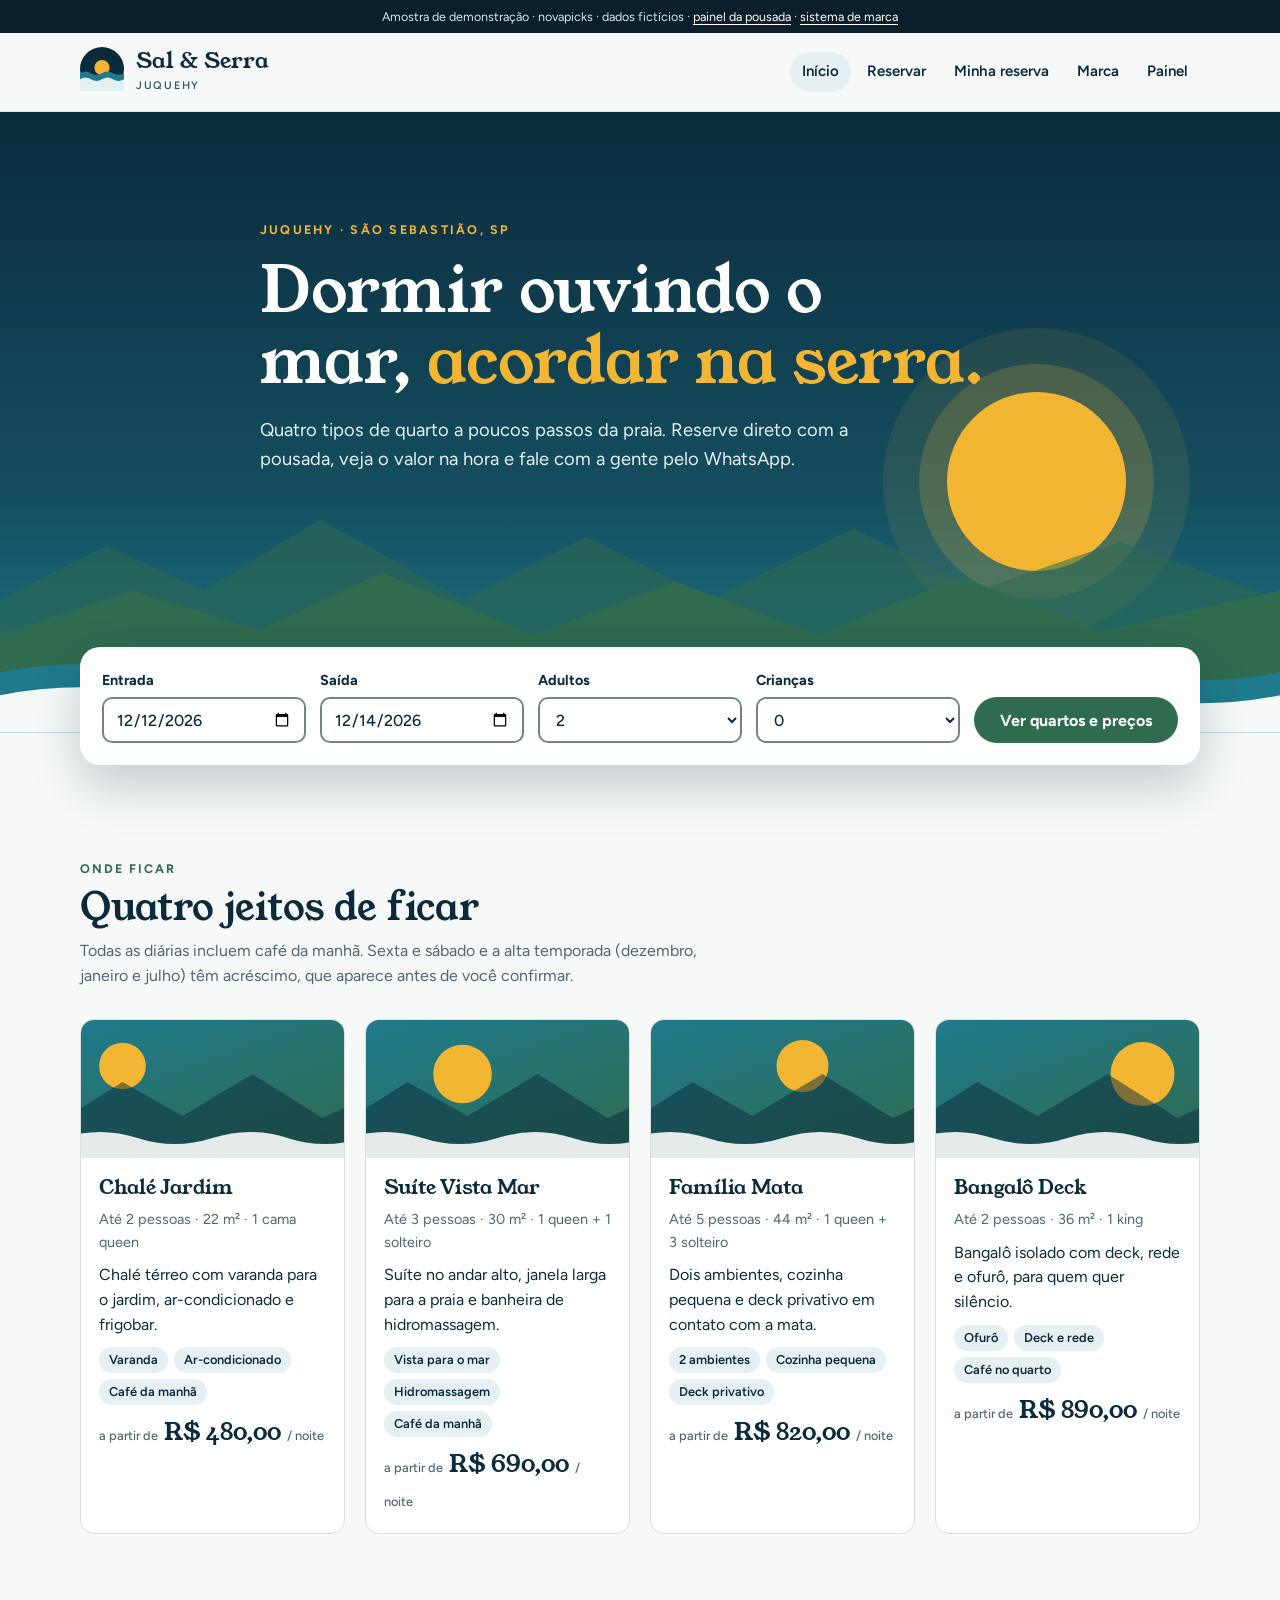
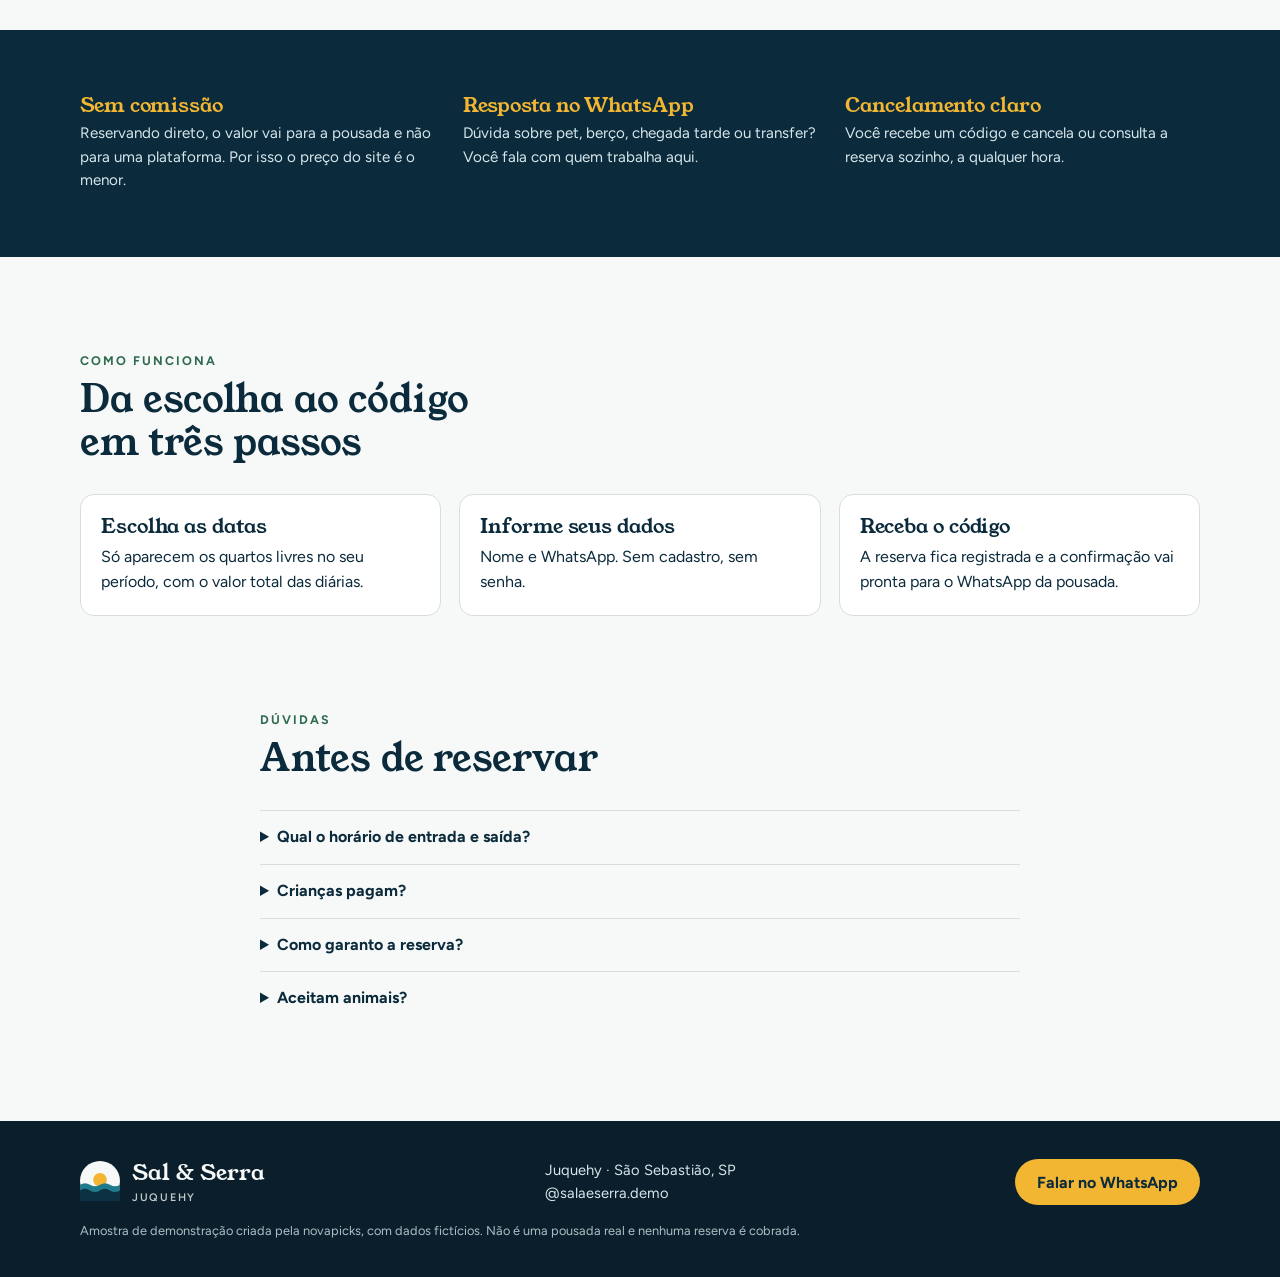
<file: index.html>
<!doctype html>
<html lang="pt-BR">
<head>
<meta charset="utf-8">
<meta name="viewport" content="width=device-width, initial-scale=1">
<meta name="description" content="Reserve direto com a Pousada Sal & Serra, em Juquehy: escolha as datas, veja o preço e confirme em minutos, sem comissão de plataforma.">
<meta name="theme-color" content="#0b2b3c">
<title>Pousada Sal & Serra · Reserve direto</title>
<link rel="preconnect" href="https://fonts.googleapis.com">
<link rel="preconnect" href="https://fonts.gstatic.com" crossorigin>
<link rel="stylesheet" href="https://fonts.googleapis.com/css2?family=Figtree:wght@400;500;600;700;800&family=Young+Serif&display=swap">
<link rel="stylesheet" href="css/estilo.css">
</head>
<body>
<a class="pular" href="#conteudo">Pular para o conteúdo</a>
<div id="topo" data-atual="index.html"></div>
<main id="conteudo" tabindex="-1">
  <section class="hero" aria-labelledby="titulo-hero">
    <div class="sol-hero" aria-hidden="true"></div>
    <div class="wrap hero-int">
      <p class="sobre"><span data-marca="cidade"></span></p>
      <h1 id="titulo-hero">Dormir ouvindo o mar, <span style="color:var(--sol)">acordar na serra.</span></h1>
      <p class="lead">Quatro tipos de quarto a poucos passos da praia. Reserve direto com a pousada, veja o valor na hora e fale com a gente pelo WhatsApp.</p>
    </div>
    <svg class="hero-arte" viewBox="0 0 1440 300" preserveAspectRatio="xMidYMax slice" aria-hidden="true" focusable="false">
      <path style="fill:var(--mata)" opacity=".55" d="M0 150 L120 90 L230 140 L360 60 L520 150 L660 80 L800 150 L960 70 L1100 140 L1260 85 L1440 150 V300 H0Z"/>
      <path style="fill:var(--mata)" d="M0 190 L150 140 L290 185 L430 120 L600 190 L760 130 L920 190 L1080 125 L1240 185 L1440 140 V300 H0Z"/>
      <path style="fill:var(--agua)" d="M0 232 Q90 214 180 232 T360 232 T540 232 T720 232 T900 232 T1080 232 T1260 232 T1440 232 V300 H0Z"/>
      <path style="fill:var(--sal)" d="M0 258 Q90 240 180 258 T360 258 T540 258 T720 258 T900 258 T1080 258 T1260 258 T1440 258 V300 H0Z"/>
    </svg>
  </section>

  <div class="wrap">
    <form class="busca" action="reservar.html" method="get" aria-label="Buscar datas">
      <div><label for="b-ci">Entrada</label><input type="date" id="b-ci" name="ci" required></div>
      <div><label for="b-co">Saída</label><input type="date" id="b-co" name="co" required></div>
      <div><label for="b-ad">Adultos</label><select id="b-ad" name="ad"><option>1</option><option selected>2</option><option>3</option><option>4</option><option>5</option></select></div>
      <div><label for="b-cr">Crianças</label><select id="b-cr" name="cr"><option selected>0</option><option>1</option><option>2</option><option>3</option></select></div>
      <button class="btn btn-primario" type="submit">Ver quartos e preços</button>
    </form>
  </div>

  <section class="secao" id="quartos" aria-labelledby="t-quartos">
    <div class="wrap">
      <div class="secao-cab"><p class="sobre">Onde ficar</p><h2 id="t-quartos">Quatro jeitos de ficar</h2><p>Todas as diárias incluem café da manhã. Sexta e sábado e a alta temporada (dezembro, janeiro e julho) têm acréscimo, que aparece antes de você confirmar.</p></div>
      <div class="quartos" id="lista-quartos"></div>
    </div>
  </section>

  <section class="faixa" aria-label="Por que reservar direto">
    <div class="wrap faixa-int">
      <div><h3>Sem comissão</h3><p>Reservando direto, o valor vai para a pousada e não para uma plataforma. Por isso o preço do site é o menor.</p></div>
      <div><h3>Resposta no WhatsApp</h3><p>Dúvida sobre pet, berço, chegada tarde ou transfer? Você fala com quem trabalha aqui.</p></div>
      <div><h3>Cancelamento claro</h3><p>Você recebe um código e cancela ou consulta a reserva sozinho, a qualquer hora.</p></div>
    </div>
  </section>

  <section class="secao" aria-labelledby="t-como">
    <div class="wrap">
      <div class="secao-cab"><p class="sobre">Como funciona</p><h2 id="t-como">Da escolha ao código em três passos</h2></div>
      <div class="passos-resumo">
        <div class="cartao"><h3>Escolha as datas</h3><p>Só aparecem os quartos livres no seu período, com o valor total das diárias.</p></div>
        <div class="cartao"><h3>Informe seus dados</h3><p>Nome e WhatsApp. Sem cadastro, sem senha.</p></div>
        <div class="cartao"><h3>Receba o código</h3><p>A reserva fica registrada e a confirmação vai pronta para o WhatsApp da pousada.</p></div>
      </div>
    </div>
  </section>

  <section class="secao" style="padding-top:0" aria-labelledby="t-faq">
    <div class="wrap" style="max-width:760px">
      <div class="secao-cab"><p class="sobre">Dúvidas</p><h2 id="t-faq">Antes de reservar</h2></div>
      <details class="faq"><summary>Qual o horário de entrada e saída?</summary><p>Entrada a partir das <span id="f-ci"></span> e saída até as <span id="f-co"></span>.</p></details>
      <details class="faq"><summary>Crianças pagam?</summary><p>Nesta amostra, crianças contam na capacidade do quarto, e a pousada define a política de cada faixa de idade.</p></details>
      <details class="faq"><summary>Como garanto a reserva?</summary><p>Na versão final, a pousada envia o Pix do sinal pelo WhatsApp depois da reserva. Nesta amostra nada é cobrado.</p></details>
      <details class="faq"><summary>Aceitam animais?</summary><p>Esse é um exemplo de texto que a pousada preenche com a própria regra.</p></details>
    </div>
  </section>
</main>
<div id="rodape"></div>
<script src="js/dados.js"></script>
<script src="js/marca.js"></script>
<script src="js/reservas.js"></script>
<script src="js/layout.js"></script>
<script>
(function () {
  "use strict";
  var R = window.Reservas, P = window.POUSADA;
  function esc(t) { return Marca.esc(t); }
  var inCi = document.getElementById("b-ci"), inCo = document.getElementById("b-co");
  inCi.min = R.hoje(); inCo.min = R.soma(R.hoje(), 1);
  inCi.value = R.soma(R.hoje(), 7); inCo.value = R.soma(R.hoje(), 9);
  inCi.addEventListener("change", function () { if (inCi.value) { inCo.min = R.soma(inCi.value, 1); if (!inCo.value || inCo.value <= inCi.value) inCo.value = R.soma(inCi.value, 2); } });
  document.getElementById("f-ci").textContent = P.checkin; document.getElementById("f-co").textContent = P.checkout;
  function arte(i) {
    var t = [10, 28, 18, 36][i % 4];
    return '<svg viewBox="0 0 300 138" preserveAspectRatio="xMidYMid slice" aria-hidden="true" focusable="false">' +
      '<circle cx="' + (60 + i * 55) + '" cy="' + (46 + (i % 2) * 8) + '" r="' + (20 + t / 3) + '" style="fill:var(--sol)"/>' +
      '<path style="fill:var(--mar)" opacity=".5" d="M0 100 L60 62 L120 96 L190 54 L260 98 L300 80 V138 H0Z"/>' +
      '<path style="fill:var(--sal)" opacity=".92" d="M0 118 Q38 106 75 118 T150 118 T225 118 T300 118 V138 H0Z"/></svg>';
  }
  document.getElementById("lista-quartos").innerHTML = P.quartos.map(function (q, i) {
    return '<article class="quarto"><div class="quarto-arte">' + arte(i) + '</div><div class="quarto-corpo"><h3>' + esc(q.nome) + '</h3>' +
      '<p class="meta">Até ' + q.cap + ' pessoas · ' + q.area + ' m² · ' + esc(q.cama) + '</p><p>' + esc(q.desc) + '</p>' +
      '<div class="chips">' + q.itens.map(function (x) { return '<span class="chip">' + esc(x) + '</span>'; }).join("") + '</div>' +
      '<p class="preco"><small>a partir de</small> ' + R.brl(q.diaria) + ' <small>/ noite</small></p></div></article>';
  }).join("");
})();
</script>
</body>
</html>
</file>
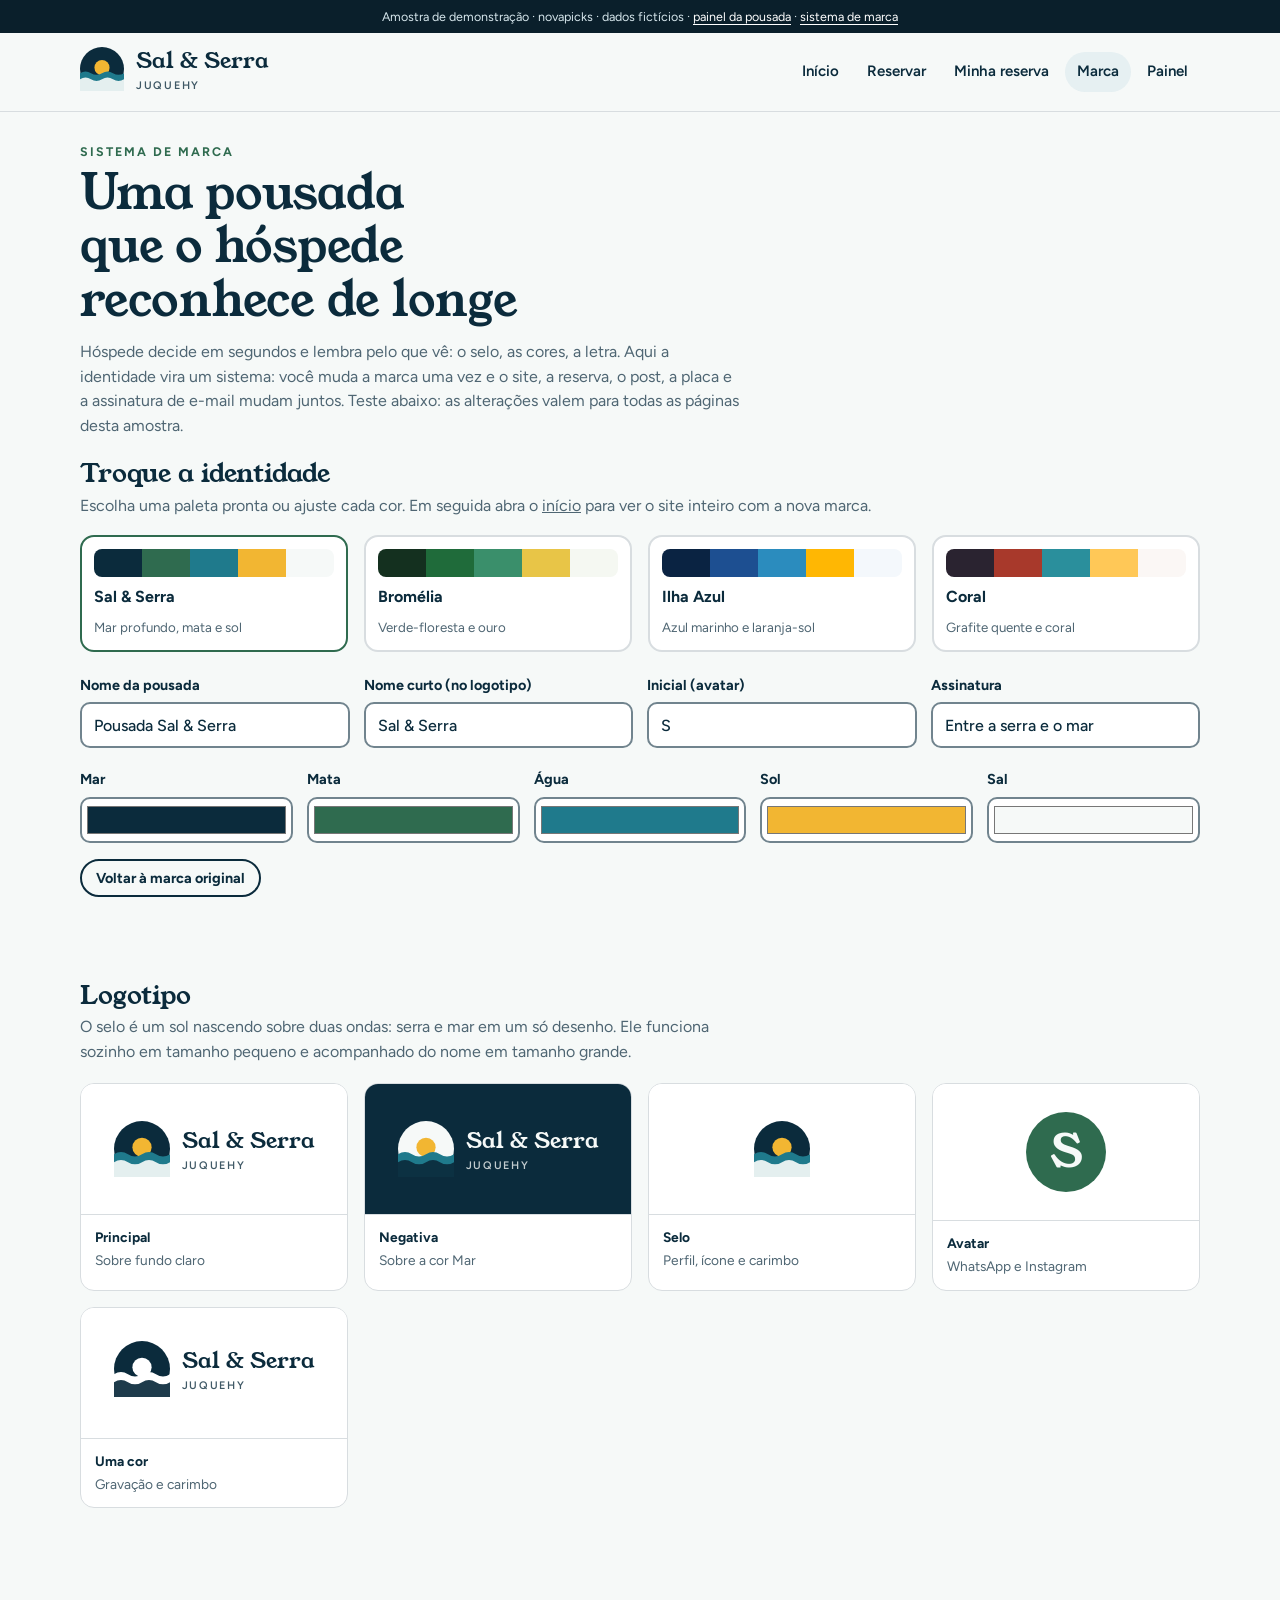
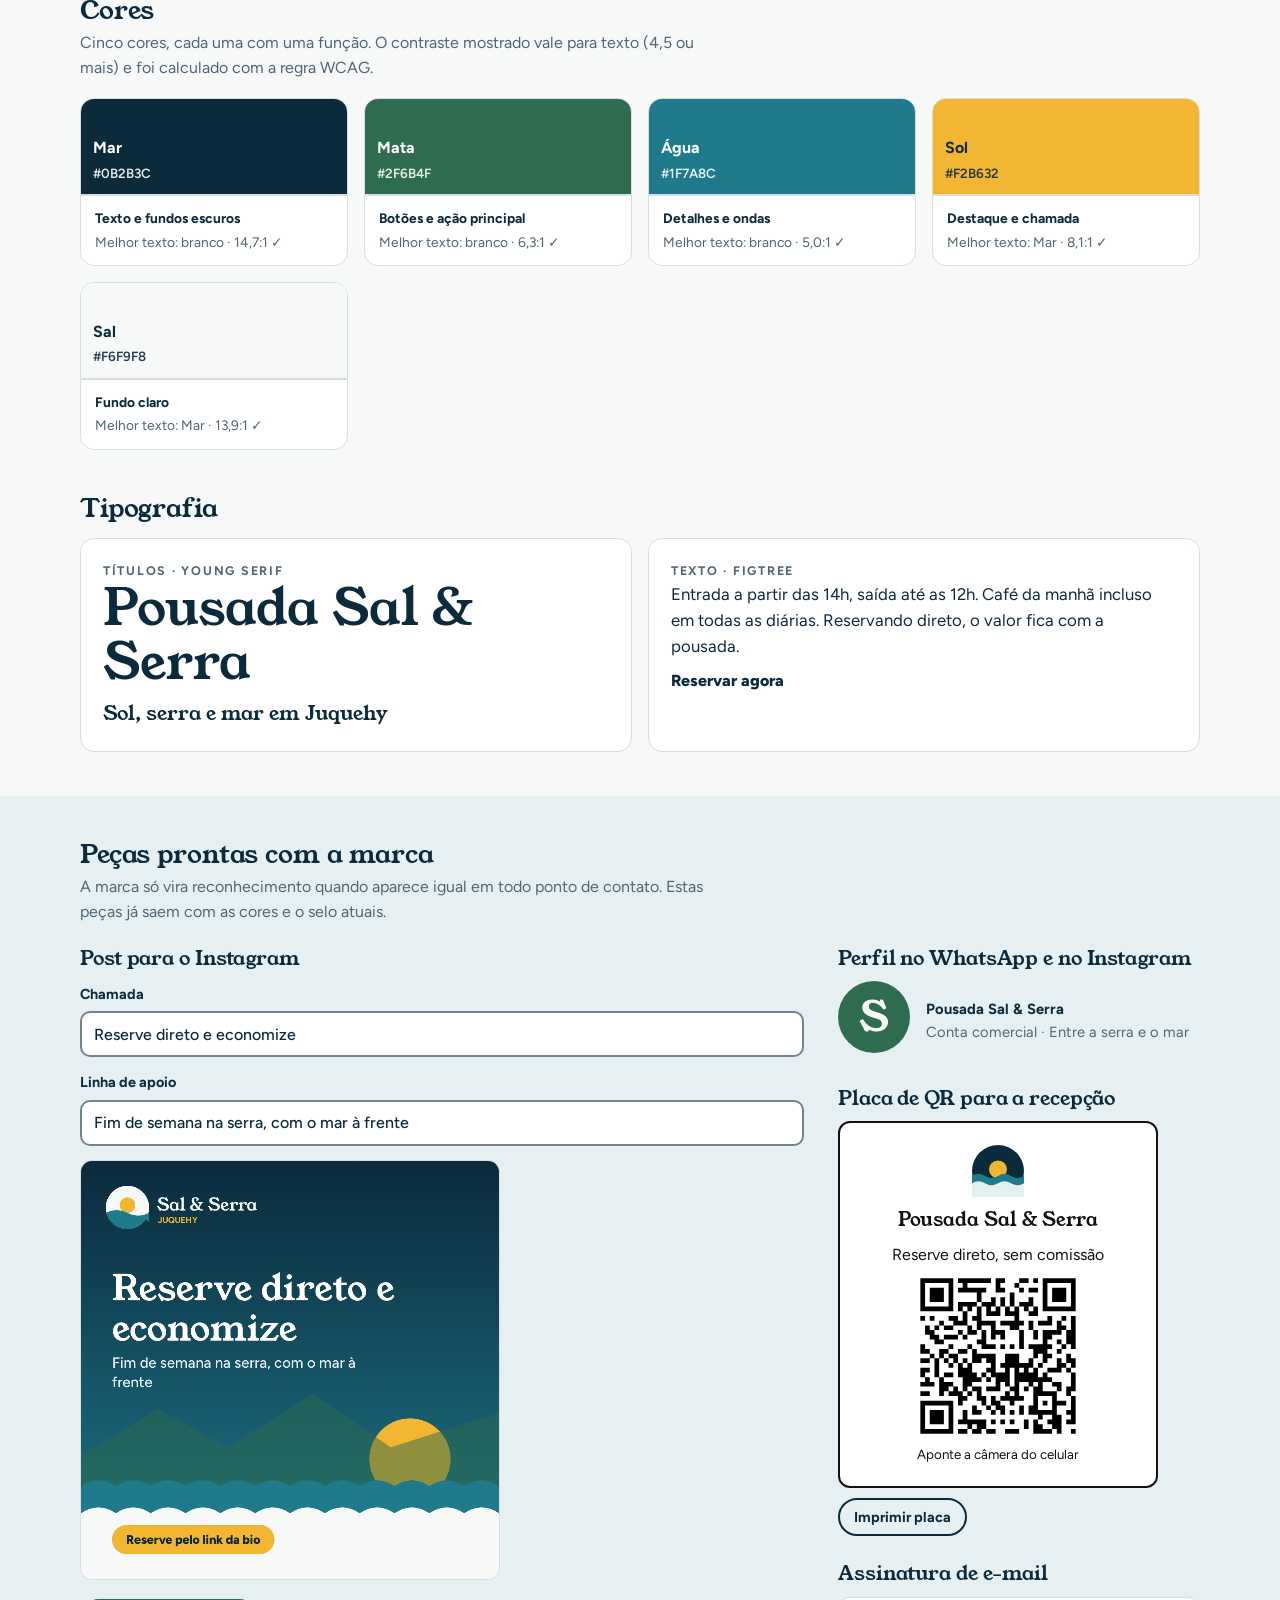
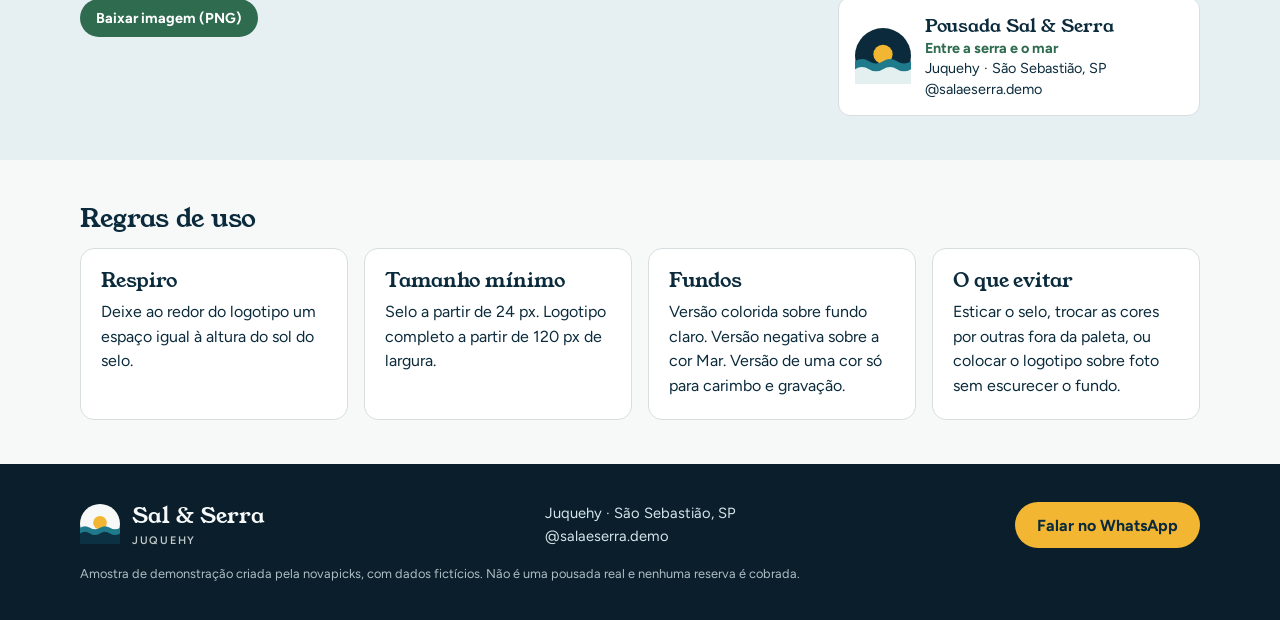
<file: marca.html>
<!doctype html>
<html lang="pt-BR">
<head>
<meta charset="utf-8">
<meta name="viewport" content="width=device-width, initial-scale=1">
<meta name="description" content="Sistema de marca da Pousada Sal & Serra: logotipo, cores, tipografia e peças prontas que mantêm a pousada reconhecível em todo lugar.">
<meta name="theme-color" content="#0b2b3c">
<title>Sistema de marca · Pousada Sal & Serra</title>
<link rel="stylesheet" href="https://fonts.googleapis.com/css2?family=Figtree:wght@400;500;600;700;800&family=Young+Serif&display=swap">
<link rel="stylesheet" href="css/estilo.css">
</head>
<body>
<a class="pular" href="#conteudo">Pular para o conteúdo</a>
<div id="topo" data-atual="marca.html"></div>
<main id="conteudo" tabindex="-1">
  <section class="wrap pagina" style="padding-bottom:20px">
    <p class="sobre" style="font:700 .78rem var(--f-corpo);letter-spacing:.16em;text-transform:uppercase;color:var(--mata)">Sistema de marca</p>
    <h1 style="font-size:clamp(1.9rem,4.6vw,3rem);margin-top:8px;max-width:20ch">Uma pousada que o hóspede reconhece de longe</h1>
    <p style="color:var(--suave);margin-top:12px;max-width:66ch">Hóspede decide em segundos e lembra pelo que vê: o selo, as cores, a letra. Aqui a identidade vira um sistema: você muda a marca uma vez e o site, a reserva, o post, a placa e a assinatura de e-mail mudam juntos. Teste abaixo: as alterações valem para todas as páginas desta amostra.</p>
  </section>

  <section class="wrap" style="padding-bottom:40px" aria-labelledby="t-editor">
    <h2 id="t-editor" style="font-size:1.6rem">Troque a identidade</h2>
    <p style="color:var(--suave);margin-top:6px">Escolha uma paleta pronta ou ajuste cada cor. Em seguida abra o <a href="index.html">início</a> para ver o site inteiro com a nova marca.</p>
    <div class="amostras" id="presets" style="margin-top:16px"></div>
    <form id="editor" class="grade-campos" style="margin-top:8px" novalidate>
      <div><label for="e-nome">Nome da pousada</label><input type="text" id="e-nome" maxlength="40"></div>
      <div><label for="e-curto">Nome curto (no logotipo)</label><input type="text" id="e-curto" maxlength="22"></div>
      <div><label for="e-ini">Inicial (avatar)</label><input type="text" id="e-ini" maxlength="1"></div>
      <div><label for="e-slogan">Assinatura</label><input type="text" id="e-slogan" maxlength="50"></div>
    </form>
    <div class="grade-campos" id="cores-edit" style="margin-top:6px"></div>
    <div class="acoes" style="margin-top:16px"><button class="btn btn-contorno btn-pequeno" id="restaurar" type="button">Voltar à marca original</button></div>
  </section>

  <section class="bloco" style="background:var(--sal);color:var(--mar)" aria-labelledby="t-logo">
    <div class="wrap" style="padding-block:44px">
      <h2 id="t-logo" style="font-size:1.6rem">Logotipo</h2>
      <p style="color:var(--suave);margin:6px 0 18px;max-width:64ch">O selo é um sol nascendo sobre duas ondas: serra e mar em um só desenho. Ele funciona sozinho em tamanho pequeno e acompanhado do nome em tamanho grande.</p>
      <div class="amostras" id="logos"></div>
    </div>
  </section>

  <section class="wrap" style="padding-block:44px" aria-labelledby="t-cores">
    <h2 id="t-cores" style="font-size:1.6rem">Cores</h2>
    <p style="color:var(--suave);margin:6px 0 18px;max-width:64ch">Cinco cores, cada uma com uma função. O contraste mostrado vale para texto (4,5 ou mais) e foi calculado com a regra WCAG.</p>
    <div class="amostras" id="cores"></div>
  </section>

  <section class="wrap" style="padding-bottom:44px" aria-labelledby="t-tipo">
    <h2 id="t-tipo" style="font-size:1.6rem">Tipografia</h2>
    <div class="amostras" style="margin-top:16px;grid-template-columns:repeat(auto-fit,minmax(280px,1fr))">
      <div class="tipo-amostra"><p style="font-size:.78rem;font-weight:700;letter-spacing:.14em;text-transform:uppercase;color:var(--suave)">Títulos · Young Serif</p><p class="grande" data-marca="nome"></p><p style="margin-top:10px;font-family:var(--f-titulo);font-size:1.25rem">Sol, serra e mar em Juquehy</p></div>
      <div class="tipo-amostra"><p style="font-size:.78rem;font-weight:700;letter-spacing:.14em;text-transform:uppercase;color:var(--suave)">Texto · Figtree</p><p style="font-size:1.05rem;max-width:44ch">Entrada a partir das 14h, saída até as 12h. Café da manhã incluso em todas as diárias. Reservando direto, o valor fica com a pousada.</p><p style="margin-top:10px;font-weight:800">Reservar agora</p></div>
    </div>
  </section>

  <section class="bloco" style="background:var(--brisa);color:var(--mar)" aria-labelledby="t-apl">
    <div class="wrap" style="padding-block:44px">
      <h2 id="t-apl" style="font-size:1.6rem">Peças prontas com a marca</h2>
      <p style="color:var(--suave);margin:6px 0 22px;max-width:64ch">A marca só vira reconhecimento quando aparece igual em todo ponto de contato. Estas peças já saem com as cores e o selo atuais.</p>
      <div class="dois" style="gap:34px">
        <div>
          <h3>Post para o Instagram</h3>
          <label for="p-titulo">Chamada</label><input type="text" id="p-titulo" maxlength="60" value="Reserve direto e economize">
          <label for="p-sub">Linha de apoio</label><input type="text" id="p-sub" maxlength="70" value="Fim de semana na serra, com o mar à frente">
          <div style="margin-top:14px"><canvas class="post" id="post" width="1080" height="1080" role="img" aria-label="Prévia do post para o Instagram"></canvas></div>
          <div class="acoes" style="margin-top:12px"><button class="btn btn-primario btn-pequeno" id="baixar-post" type="button">Baixar imagem (PNG)</button></div>
        </div>
        <div style="display:grid;gap:26px;align-content:start">
          <div><h3>Perfil no WhatsApp e no Instagram</h3><div style="display:flex;gap:16px;align-items:center;margin-top:12px"><span id="avatar"></span><p style="font-size:.92rem"><b data-marca="nome"></b><br><span style="color:var(--suave)">Conta comercial · <span data-marca="slogan"></span></span></p></div></div>
          <div><h3>Placa de QR para a recepção</h3><div class="placa" id="placa" style="margin-top:12px"></div><div class="acoes nao-imprimir" style="margin-top:10px"><button class="btn btn-contorno btn-pequeno" id="imprimir" type="button">Imprimir placa</button></div></div>
          <div><h3>Assinatura de e-mail</h3><div id="assinatura" style="background:#fff;border:1px solid var(--linha);border-radius:12px;padding:16px;margin-top:12px"></div></div>
        </div>
      </div>
    </div>
  </section>

  <section class="wrap" style="padding-block:44px" aria-labelledby="t-regras">
    <h2 id="t-regras" style="font-size:1.6rem">Regras de uso</h2>
    <div class="amostras" style="margin-top:16px;grid-template-columns:repeat(auto-fit,minmax(260px,1fr))">
      <div class="cartao"><h3>Respiro</h3><p>Deixe ao redor do logotipo um espaço igual à altura do sol do selo.</p></div>
      <div class="cartao"><h3>Tamanho mínimo</h3><p>Selo a partir de 24 px. Logotipo completo a partir de 120 px de largura.</p></div>
      <div class="cartao"><h3>Fundos</h3><p>Versão colorida sobre fundo claro. Versão negativa sobre a cor Mar. Versão de uma cor só para carimbo e gravação.</p></div>
      <div class="cartao"><h3>O que evitar</h3><p>Esticar o selo, trocar as cores por outras fora da paleta, ou colocar o logotipo sobre foto sem escurecer o fundo.</p></div>
    </div>
  </section>
</main>
<div id="rodape"></div>
<script src="js/dados.js"></script>
<script src="js/marca.js"></script>
<script src="js/reservas.js"></script>
<script src="js/layout.js"></script>
<script src="vendor/qrcode.js"></script>
<script>
(function () {
  "use strict";
  var $ = function (s) { return document.querySelector(s); }, esc = Marca.esc;
  var NOMES = { mar: ["Mar", "Texto e fundos escuros"], mata: ["Mata", "Botões e ação principal"], agua: ["Água", "Detalhes e ondas"], sol: ["Sol", "Destaque e chamada"], sal: ["Sal", "Fundo claro"] };
  var ordem = ["mar", "mata", "agua", "sol", "sal"];

  /* ---- editor ---- */
  function montarEditor() {
    var c = Marca.get();
    $("#e-nome").value = c.nome; $("#e-curto").value = c.curto; $("#e-ini").value = c.inicial; $("#e-slogan").value = c.slogan;
    $("#cores-edit").innerHTML = ordem.map(function (k) {
      return '<div><label for="c-' + k + '">' + NOMES[k][0] + '</label><input type="color" id="c-' + k + '" value="' + c.cores[k] + '" data-k="' + k + '"></div>';
    }).join("");
  }
  function presets() {
    var c = Marca.get();
    $("#presets").innerHTML = Marca.presets.map(function (p) {
      var on = ordem.every(function (k) { return p.cores[k].toLowerCase() === c.cores[k].toLowerCase(); });
      return '<button type="button" class="preset" data-p="' + p.id + '" aria-pressed="' + on + '"><span class="faixa-cores" aria-hidden="true">' + ordem.map(function (k) { return '<i style="background:' + p.cores[k] + '"></i>'; }).join("") + '</span><b>' + esc(p.nome) + '</b><small style="color:var(--suave)">' + esc(p.nota) + "</small></button>";
    }).join("");
  }
  $("#presets").addEventListener("click", function (e) {
    var b = e.target.closest("[data-p]"); if (!b) return;
    var p = Marca.presets.filter(function (x) { return x.id === b.dataset.p; })[0]; Marca.salvar({ cores: p.cores }); montarEditor();
  });
  $("#cores-edit").addEventListener("input", function (e) {
    var k = e.target.dataset.k; if (!k) return; var cs = Marca.get().cores; cs[k] = e.target.value; Marca.salvar({ cores: cs });
  });
  $("#e-nome").addEventListener("input", function () { Marca.salvar({ nome: this.value || window.MARCA.nome }); });
  $("#e-curto").addEventListener("input", function () { Marca.salvar({ curto: this.value || window.MARCA.curto }); });
  $("#e-ini").addEventListener("input", function () { Marca.salvar({ inicial: (this.value || window.MARCA.inicial).slice(0, 1).toUpperCase() }); });
  $("#e-slogan").addEventListener("input", function () { Marca.salvar({ slogan: this.value || window.MARCA.slogan }); });
  $("#restaurar").addEventListener("click", function () { Marca.restaurar(); montarEditor(); });

  /* ---- seções que dependem da marca ---- */
  function logos() {
    var c = Marca.get();
    var caixa = function (fundo, html, rot, desc) { return '<div class="amostra"><div class="amostra-topo" style="background:' + fundo + '">' + html + '</div><div class="amostra-info"><b>' + rot + "</b><span style=\"color:var(--suave)\">" + desc + "</span></div></div>"; };
    $("#logos").innerHTML =
      caixa("#fff", Marca.logo(c, { tamanho: 56 }), "Principal", "Sobre fundo claro") +
      caixa(c.cores.mar, Marca.logo(c, { tamanho: 56, negativo: true, fundo: c.cores.sal, onda2: c.cores.mar }), "Negativa", "Sobre a cor Mar") +
      caixa("#fff", Marca.logo(c, { tamanho: 56, so_selo: true }), "Selo", "Perfil, ícone e carimbo") +
      caixa("#fff", Marca.avatar(c, 80), "Avatar", "WhatsApp e Instagram") +
      caixa("#fff", '<span style="color:' + c.cores.mar + '">' + Marca.logo(c, { tamanho: 56, fundo: c.cores.mar, sol: "#fff", onda: "#fff", onda2: c.cores.mar }) + "</span>", "Uma cor", "Gravação e carimbo");
  }
  function cores() {
    var c = Marca.get();
    $("#cores").innerHTML = ordem.map(function (k) {
      var h = c.cores[k], branco = Marca.razao(h, "#ffffff"), escuro = Marca.razao(h, c.cores.mar), melhor = branco >= escuro ? "#fff" : c.cores.mar, r = Math.max(branco, escuro);
      return '<div class="amostra"><div class="cor" style="background:' + h + ";color:" + melhor + '"><span>' + NOMES[k][0] + "<br><small>" + h.toUpperCase() + '</small></span></div><div class="amostra-info"><b>' + NOMES[k][1] + "</b><span style=\"color:var(--suave)\">Melhor texto: " + (melhor === "#fff" ? "branco" : "Mar") + " · " + r.toFixed(1).replace(".", ",") + ":1 " + (r >= 4.5 ? "✓" : "abaixo de 4,5") + "</span></div></div>";
    }).join("");
  }
  function avatar() { $("#avatar").innerHTML = Marca.avatar(Marca.get(), 72); }
  function assinatura() {
    var c = Marca.get();
    $("#assinatura").innerHTML = '<div style="display:flex;gap:14px;align-items:center">' + Marca.selo(c, 56) +
      '<div style="font-size:.9rem;line-height:1.4"><b style="font-family:var(--f-titulo);font-size:1.1rem;font-weight:400">' + esc(c.nome) + '</b><br><span style="color:' + c.cores.mata + ';font-weight:700">' + esc(c.slogan) + "</span><br>" + esc(window.MARCA.cidade) + "<br>" + esc(c.instagram) + "</div></div>";
  }
  function placa() {
    var c = Marca.get(), url = location.href.replace(/marca\.html.*$/, "reservar.html"), q = qrcode(0, "M"); q.addData(url); q.make();
    $("#placa").innerHTML = Marca.selo(c, 52) + "<b style=\"font-family:var(--f-titulo);font-weight:400;font-size:1.2rem\">" + esc(c.nome) + "</b><span>Reserve direto, sem comissão</span>" +
      q.createSvgTag({ cellSize: 4, margin: 2, scalable: true }).replace("<svg", '<svg class="qr" role="img" aria-label="QR code da página de reserva"') + "<small>Aponte a câmera do celular</small>";
  }

  /* ---- post em canvas ---- */
  function quebra(ctx, texto, x, y, larg, alt) {
    var pal = texto.split(" "), linha = "", yy = y;
    pal.forEach(function (p) { var t = linha ? linha + " " + p : p; if (ctx.measureText(t).width > larg && linha) { ctx.fillText(linha, x, yy); yy += alt; linha = p; } else linha = t; });
    ctx.fillText(linha, x, yy); return yy;
  }
  function post() {
    var c = Marca.get(), cv = $("#post"), g = cv.getContext("2d"), W = 1080;
    var gr = g.createLinearGradient(0, 0, 0, W); gr.addColorStop(0, c.cores.mar); gr.addColorStop(1, c.cores.agua); g.fillStyle = gr; g.fillRect(0, 0, W, W);
    g.fillStyle = c.cores.sol; g.beginPath(); g.arc(850, 770, 105, 0, 7); g.fill();
    g.globalAlpha = .5; g.fillStyle = c.cores.mata; g.beginPath(); g.moveTo(0, 760); g.lineTo(200, 640); g.lineTo(380, 740); g.lineTo(600, 600); g.lineTo(800, 740); g.lineTo(1080, 650); g.lineTo(1080, 1080); g.lineTo(0, 1080); g.fill(); g.globalAlpha = 1;
    g.fillStyle = c.cores.agua; g.beginPath(); g.moveTo(0, 840); for (var x = 0; x <= 1080; x += 90) g.quadraticCurveTo(x + 45, 810, x + 90, 840); g.lineTo(1080, 1080); g.lineTo(0, 1080); g.fill();
    g.fillStyle = c.cores.sal; g.beginPath(); g.moveTo(0, 910); for (var x2 = 0; x2 <= 1080; x2 += 90) g.quadraticCurveTo(x2 + 45, 880, x2 + 90, 910); g.lineTo(1080, 1080); g.lineTo(0, 1080); g.fill();
    // selo
    g.fillStyle = c.cores.sal; g.beginPath(); g.arc(120, 120, 56, 0, 7); g.fill();
    g.fillStyle = c.cores.sol; g.beginPath(); g.arc(120, 114, 20, 0, 7); g.fill();
    g.fillStyle = c.cores.agua; g.beginPath(); g.moveTo(64, 134); g.quadraticCurveTo(92, 120, 120, 134); g.quadraticCurveTo(148, 148, 176, 134); g.lineTo(176, 160); g.arc(120, 120, 56, 0.55, 2.59); g.fill();
    g.fillStyle = c.cores.sal; g.font = '400 44px "Young Serif", Georgia, serif'; g.textBaseline = "alphabetic"; g.fillText(c.curto, 196, 128);
    g.font = '700 22px "Figtree", sans-serif'; g.fillStyle = c.cores.sol; g.fillText(window.MARCA.cidade.split(" · ")[0].toUpperCase(), 198, 160);
    // texto
    g.fillStyle = "#fff"; g.font = '400 92px "Young Serif", Georgia, serif'; var yy = quebra(g, $("#p-titulo").value || " ", 80, 360, 880, 104);
    g.fillStyle = "#e6f1f4"; g.font = '500 38px "Figtree", sans-serif'; quebra(g, $("#p-sub").value || " ", 80, yy + 70, 640, 50);
    // botão
    g.fillStyle = c.cores.sol; var bx = 80, by = 940, bw = 420, bh = 76, r = 38; g.beginPath(); g.moveTo(bx + r, by); g.arcTo(bx + bw, by, bx + bw, by + bh, r); g.arcTo(bx + bw, by + bh, bx, by + bh, r); g.arcTo(bx, by + bh, bx, by, r); g.arcTo(bx, by, bx + bw, by, r); g.fill();
    g.fillStyle = c.cores.mar; g.font = '800 32px "Figtree", sans-serif'; g.textAlign = "center"; g.fillText("Reserve pelo link da bio", bx + bw / 2, by + 49); g.textAlign = "left";
  }
  $("#p-titulo").addEventListener("input", post); $("#p-sub").addEventListener("input", post);
  $("#baixar-post").addEventListener("click", function () {
    post(); $("#post").toBlob(function (b) { var u = URL.createObjectURL(b), a = document.createElement("a"); a.href = u; a.download = "post-" + Marca.get().curto.toLowerCase().replace(/[^a-z0-9]+/g, "-") + ".png"; a.click(); setTimeout(function () { URL.revokeObjectURL(u); }, 1000); });
  });
  $("#imprimir").addEventListener("click", function () { window.print(); });

  function tudo() { presets(); logos(); cores(); avatar(); assinatura(); placa(); post(); }
  document.addEventListener("marca:aplicada", tudo);
  montarEditor(); tudo();
  if (document.fonts && document.fonts.load) Promise.all([document.fonts.load('400 40px "Young Serif"'), document.fonts.load('700 20px "Figtree"')]).then(post).catch(function () {});
})();
</script>
</body>
</html>
</file>
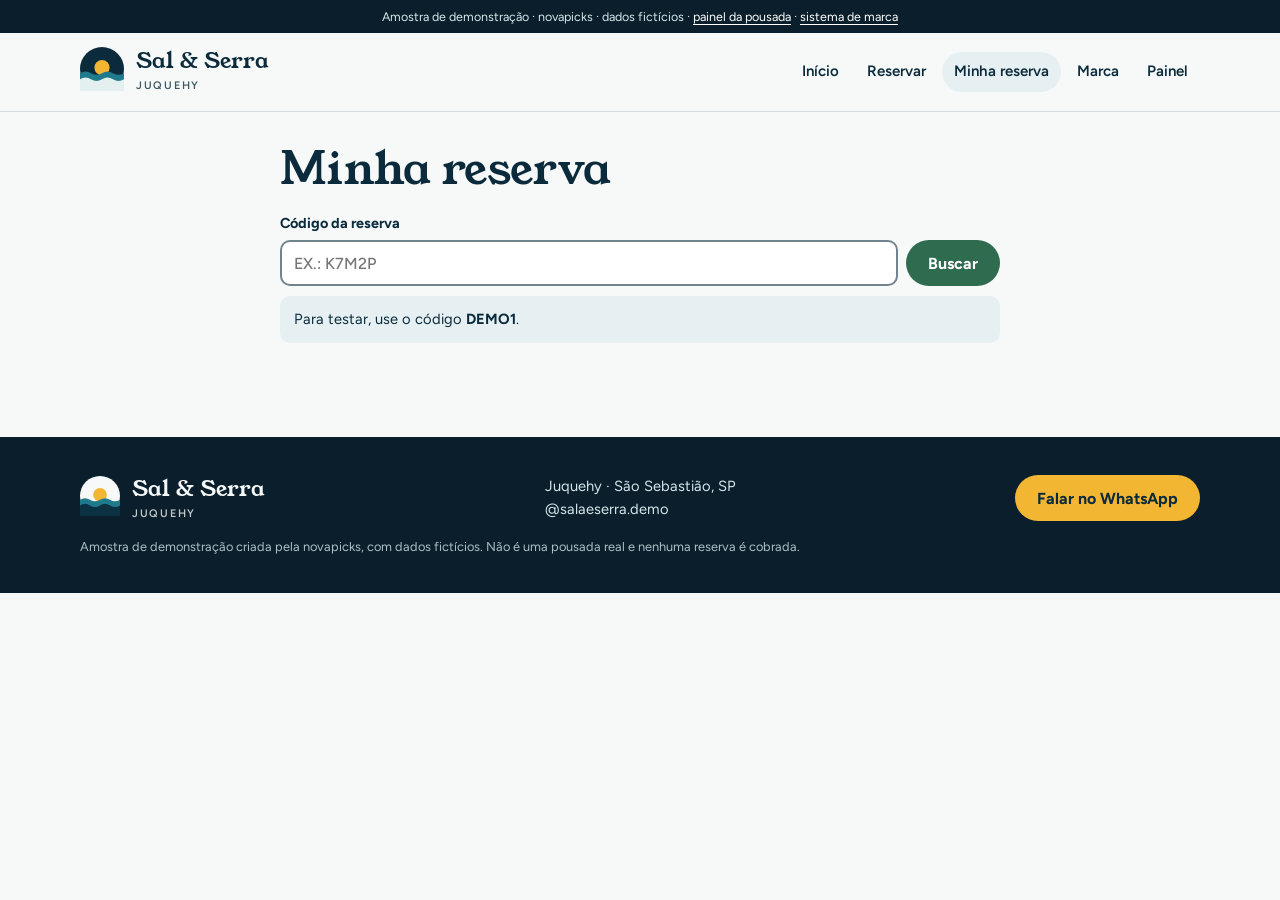
<file: minha-reserva.html>
<!doctype html>
<html lang="pt-BR">
<head>
<meta charset="utf-8">
<meta name="viewport" content="width=device-width, initial-scale=1">
<meta name="description" content="Consulte ou cancele sua reserva na Pousada Sal & Serra com o código.">
<meta name="theme-color" content="#0b2b3c">
<title>Minha reserva · Pousada Sal & Serra</title>
<link rel="stylesheet" href="https://fonts.googleapis.com/css2?family=Figtree:wght@400;500;600;700;800&family=Young+Serif&display=swap">
<link rel="stylesheet" href="css/estilo.css">
</head>
<body>
<a class="pular" href="#conteudo">Pular para o conteúdo</a>
<div id="topo" data-atual="minha-reserva.html"></div>
<main id="conteudo" class="wrap pagina" tabindex="-1" style="max-width:720px">
  <h1 style="font-size:clamp(1.9rem,4.6vw,2.8rem)">Minha reserva</h1>
  <form id="busca" novalidate style="margin-top:18px">
    <label for="cod" style="margin-top:0">Código da reserva</label>
    <div style="display:flex;gap:8px"><input type="text" id="cod" maxlength="8" autocapitalize="characters" autocomplete="off" placeholder="Ex.: K7M2P" style="text-transform:uppercase"><button class="btn btn-primario" type="submit" style="flex:none">Buscar</button></div>
    <p class="aviso" style="margin-top:10px">Para testar, use o código <b>DEMO1</b>.</p>
  </form>
  <div id="res" style="margin-top:22px;display:grid;gap:14px" aria-live="polite"></div>
</main>
<div id="rodape"></div>
<script src="js/dados.js"></script>
<script src="js/marca.js"></script>
<script src="js/reservas.js"></script>
<script src="js/layout.js"></script>
<script>
(function () {
  "use strict";
  var R = window.Reservas, $ = function (s) { return document.querySelector(s); }, esc = Marca.esc;
  var ROT = { reservada: "Reservada", hospedada: "Hospedada", cancelada: "Cancelada", concluida: "Concluída" };
  function mostrar(cod) {
    var r = R.porCodigo(cod), box = $("#res");
    if (!cod) { box.innerHTML = ""; return; }
    if (!r) { box.innerHTML = '<p class="erro">Não encontramos esse código neste aparelho. Confira as letras e tente de novo.</p>'; return; }
    var pode = r.status === "reservada" && r.ci >= R.hoje();
    box.innerHTML = '<div class="cartao"><div class="linha-r"><span>Código</span><b>' + esc(r.cod) + '</b></div><div class="linha-r"><span>Situação</span><span class="estado ' + r.status + '">' + ROT[r.status] + '</span></div>' +
      '<div class="linha-r"><span>Quarto</span><b>' + esc(r.quartoNome) + '</b></div><div class="linha-r"><span>Entrada</span><b>' + R.dataLonga(r.ci) + '</b></div><div class="linha-r"><span>Saída</span><b>' + R.dataLonga(r.co) + '</b></div>' +
      '<div class="linha-r"><span>Hóspede</span><b>' + esc(r.nome) + '</b></div><div class="linha-r total"><span>Total</span><span>' + R.brl(r.total) + '</span></div>' +
      (pode ? '<div class="acoes" style="margin-top:8px"><button class="btn btn-contorno" id="cancelar" type="button">Cancelar reserva</button></div>' : "") + "</div>";
    var b = $("#cancelar");
    if (b) b.addEventListener("click", function () {
      if (b.dataset.c !== "1") { b.dataset.c = "1"; b.textContent = "Confirmar cancelamento"; return; }
      R.mudar(r.id, { status: "cancelada" }); mostrar(cod);
    });
  }
  $("#busca").addEventListener("submit", function (e) { e.preventDefault(); mostrar($("#cod").value.trim().toUpperCase()); });
  var c = new URLSearchParams(location.search).get("c"); if (c) { $("#cod").value = c; mostrar(c); }
})();
</script>
</body>
</html>
</file>
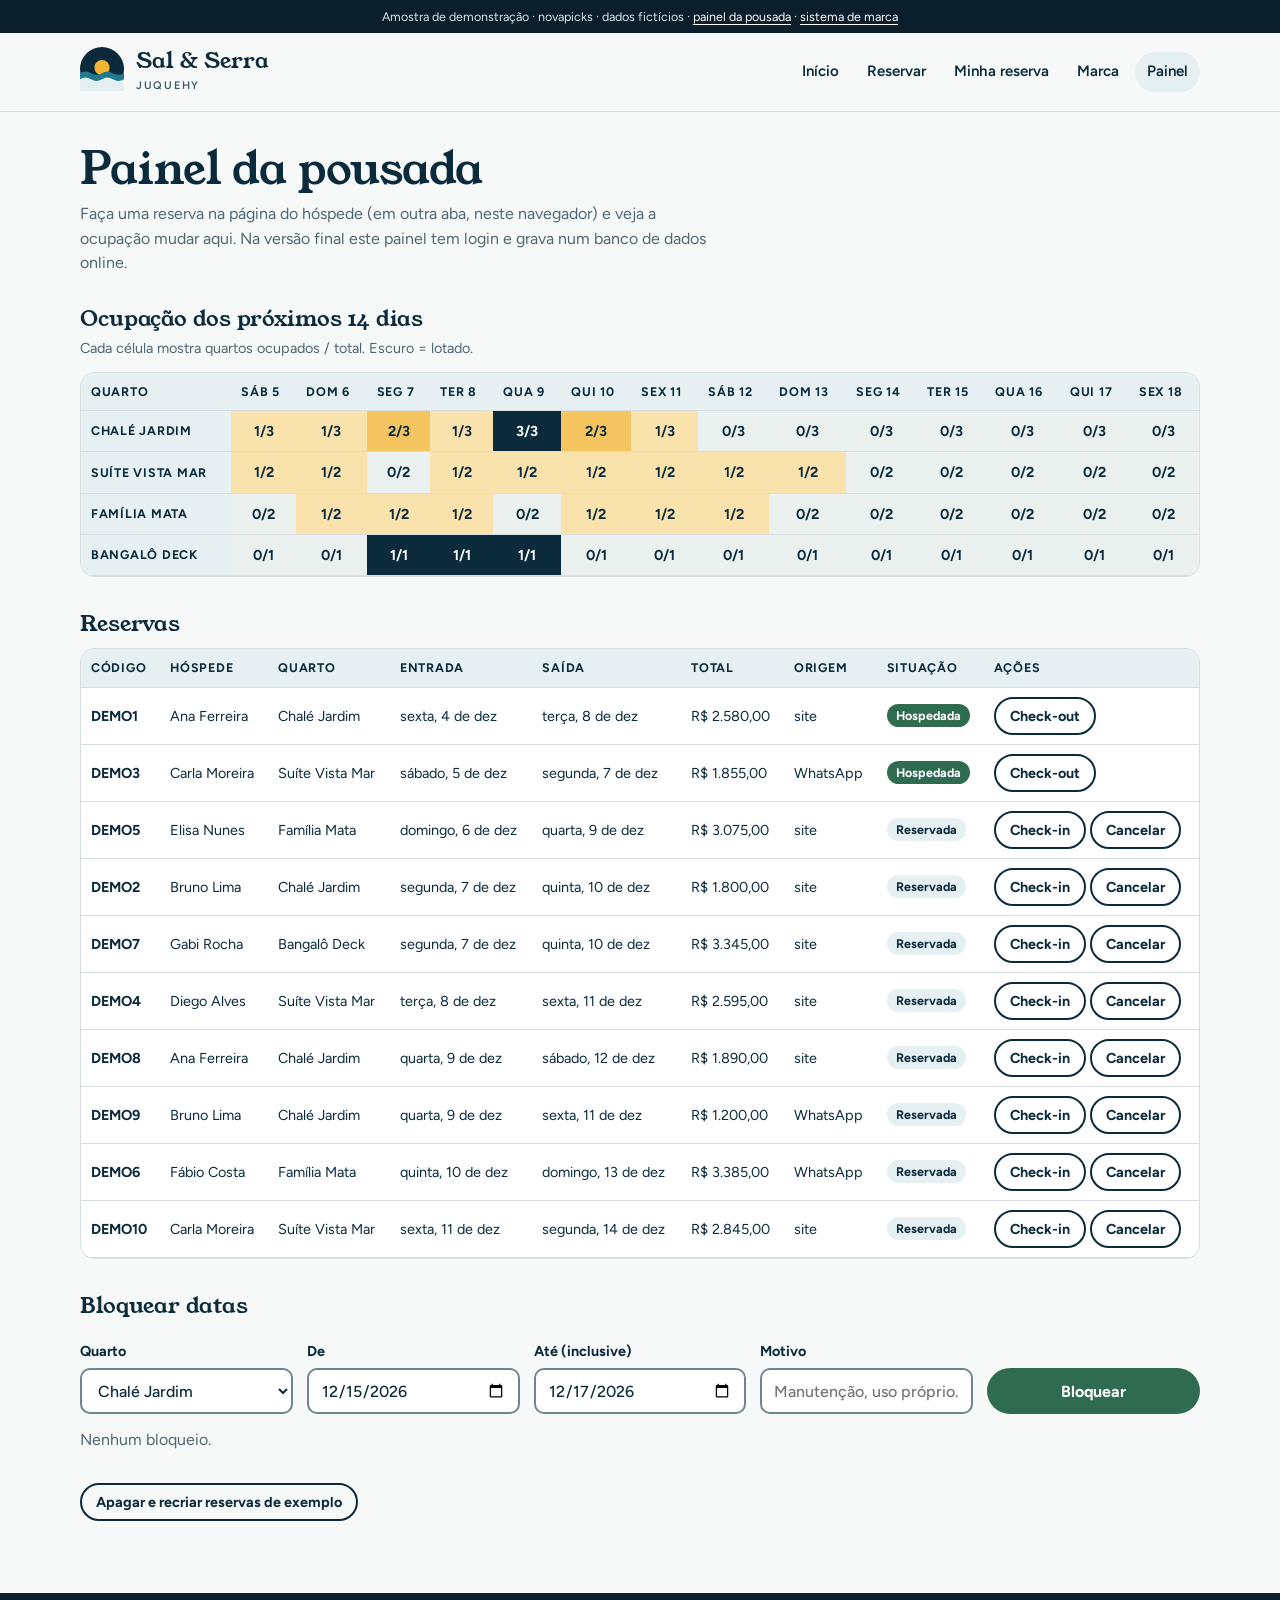
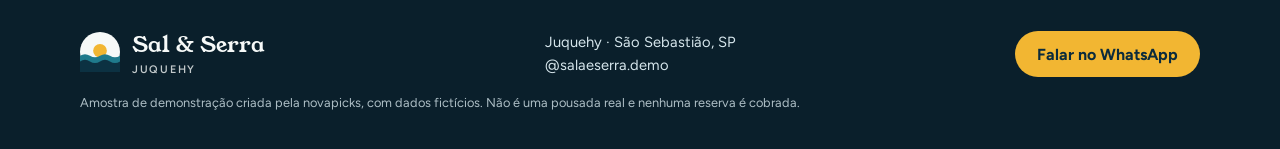
<file: painel.html>
<!doctype html>
<html lang="pt-BR">
<head>
<meta charset="utf-8">
<meta name="viewport" content="width=device-width, initial-scale=1">
<meta name="robots" content="noindex">
<meta name="theme-color" content="#0b2b3c">
<title>Painel · Pousada Sal & Serra</title>
<link rel="stylesheet" href="https://fonts.googleapis.com/css2?family=Figtree:wght@400;500;600;700;800&family=Young+Serif&display=swap">
<link rel="stylesheet" href="css/estilo.css">
</head>
<body>
<a class="pular" href="#conteudo">Pular para o conteúdo</a>
<div id="topo" data-atual="painel.html"></div>
<main id="conteudo" class="wrap pagina" tabindex="-1">
  <h1 style="font-size:clamp(1.9rem,4.6vw,2.8rem)">Painel da pousada</h1>
  <p style="color:var(--suave);margin-top:8px;max-width:64ch">Faça uma reserva na página do hóspede (em outra aba, neste navegador) e veja a ocupação mudar aqui. Na versão final este painel tem login e grava num banco de dados online.</p>

  <h2 style="font-size:1.4rem;margin-top:30px">Ocupação dos próximos 14 dias</h2>
  <p style="color:var(--suave);font-size:.9rem;margin:6px 0 12px">Cada célula mostra quartos ocupados / total. Escuro = lotado.</p>
  <div class="tabela-rolar"><table id="mapa" aria-label="Mapa de ocupação"></table></div>

  <h2 style="font-size:1.4rem;margin-top:34px">Reservas</h2>
  <div class="tabela-rolar" style="margin-top:12px"><table id="lista" aria-label="Reservas"></table></div>

  <h2 style="font-size:1.4rem;margin-top:34px">Bloquear datas</h2>
  <form id="bloq" class="grade-campos" novalidate style="margin-top:8px;align-items:end">
    <div><label for="b-q">Quarto</label><select id="b-q"></select></div>
    <div><label for="b-ini">De</label><input type="date" id="b-ini"></div>
    <div><label for="b-fim">Até (inclusive)</label><input type="date" id="b-fim"></div>
    <div><label for="b-mot">Motivo</label><input type="text" id="b-mot" maxlength="40" placeholder="Manutenção, uso próprio..."></div>
    <button class="btn btn-primario" type="submit">Bloquear</button>
  </form>
  <p class="erro" id="b-erro" role="alert" hidden></p>
  <div id="bloqueios" style="margin-top:14px"></div>
  <div class="acoes" style="margin-top:30px"><button class="btn btn-contorno btn-pequeno" id="zerar" type="button">Apagar e recriar reservas de exemplo</button></div>
</main>
<div id="rodape"></div>
<script src="js/dados.js"></script>
<script src="js/marca.js"></script>
<script src="js/reservas.js"></script>
<script src="js/layout.js"></script>
<script>
(function () {
  "use strict";
  var R = window.Reservas, $ = function (s) { return document.querySelector(s); }, esc = Marca.esc;
  var ROT = { reservada: "Reservada", hospedada: "Hospedada", cancelada: "Cancelada", concluida: "Concluída" };

  function mapa() {
    var dias = []; for (var i = 0; i < 14; i++) dias.push(R.soma(R.hoje(), i));
    var h = "<thead><tr><th scope='col'>Quarto</th>" + dias.map(function (d) { var x = R.parse(d); return "<th scope='col'>" + R.DIAS[x.getDay()].slice(0, 3) + " " + x.getDate() + "</th>"; }).join("") + "</tr></thead><tbody>";
    R.quartos.forEach(function (q) {
      h += "<tr><th scope='row'>" + esc(q.nome) + "</th>" + dias.map(function (d) {
        var o = R.ocupacaoDia(q, d), cls = o >= q.qtd ? "lx" : o === 0 ? "l0" : o / q.qtd > .5 ? "l2" : "l1";
        return "<td class='cel " + cls + "'>" + o + "/" + q.qtd + "</td>";
      }).join("") + "</tr>";
    });
    $("#mapa").innerHTML = h + "</tbody>";
  }
  function lista() {
    var l = R.reservas().filter(function (r) { return r.status !== "concluida" || r.co >= R.hoje(); }).sort(function (a, b) { return a.ci < b.ci ? -1 : 1; });
    var h = "<thead><tr><th scope='col'>Código</th><th scope='col'>Hóspede</th><th scope='col'>Quarto</th><th scope='col'>Entrada</th><th scope='col'>Saída</th><th scope='col'>Total</th><th scope='col'>Origem</th><th scope='col'>Situação</th><th scope='col'>Ações</th></tr></thead><tbody>";
    if (!l.length) h += "<tr><td colspan='9'>Nenhuma reserva.</td></tr>";
    l.forEach(function (r) {
      var a = "";
      if (r.status === "reservada") a += "<button class='btn btn-contorno btn-pequeno' data-a='hospedada' data-id='" + r.id + "'>Check-in</button> <button class='btn btn-contorno btn-pequeno' data-a='cancelada' data-id='" + r.id + "'>Cancelar</button>";
      else if (r.status === "hospedada") a += "<button class='btn btn-contorno btn-pequeno' data-a='concluida' data-id='" + r.id + "'>Check-out</button>";
      h += "<tr><td><b>" + esc(r.cod) + "</b></td><td>" + esc(r.nome) + "</td><td>" + esc(r.quartoNome) + "</td><td>" + R.dataLonga(r.ci) + "</td><td>" + R.dataLonga(r.co) + "</td><td>" + R.brl(r.total) + "</td><td>" + esc(r.origem) + "</td><td><span class='estado " + r.status + "'>" + ROT[r.status] + "</span></td><td>" + a + "</td></tr>";
    });
    $("#lista").innerHTML = h + "</tbody>";
  }
  function bloqueios() {
    var l = R.bloqueios();
    $("#bloqueios").innerHTML = l.length ? l.map(function (b) {
      return "<div class='linha-r' style='border-bottom:1px solid var(--linha);padding:8px 0'><span>" + esc(R.quarto(b.quartoId).nome) + " · " + R.dataLonga(b.ini) + " a " + R.dataLonga(b.fim) + (b.motivo ? " · " + esc(b.motivo) : "") + "</span><button class='btn btn-contorno btn-pequeno' data-del='" + b.id + "'>Liberar</button></div>";
    }).join("") : "<p style='color:var(--suave)'>Nenhum bloqueio.</p>";
  }
  function tudo() { mapa(); lista(); bloqueios(); }

  $("#b-q").innerHTML = R.quartos.map(function (q) { return "<option value='" + q.id + "'>" + esc(q.nome) + "</option>"; }).join("");
  $("#b-ini").value = R.soma(R.hoje(), 10); $("#b-fim").value = R.soma(R.hoje(), 12);
  $("#lista").addEventListener("click", function (e) { var b = e.target.closest("button[data-a]"); if (!b) return; R.mudar(b.dataset.id, { status: b.dataset.a }); tudo(); });
  $("#bloqueios").addEventListener("click", function (e) { var b = e.target.closest("button[data-del]"); if (!b) return; R.delBloqueio(b.dataset.del); tudo(); });
  $("#bloq").addEventListener("submit", function (e) {
    e.preventDefault(); var er = $("#b-erro"), ini = $("#b-ini").value, fim = $("#b-fim").value;
    if (!ini || !fim || fim < ini) { er.textContent = "Escolha um período válido."; er.hidden = false; return; }
    er.hidden = true; R.addBloqueio({ quartoId: $("#b-q").value, ini: ini, fim: fim, motivo: $("#b-mot").value.trim() }); tudo();
  });
  $("#zerar").addEventListener("click", function () { var b = $("#zerar"); if (b.dataset.c !== "1") { b.dataset.c = "1"; b.textContent = "Confirmar: apagar tudo"; return; } b.dataset.c = ""; b.textContent = "Apagar e recriar reservas de exemplo"; R.limparTudo(); tudo(); });
  tudo();
})();
</script>
</body>
</html>
</file>
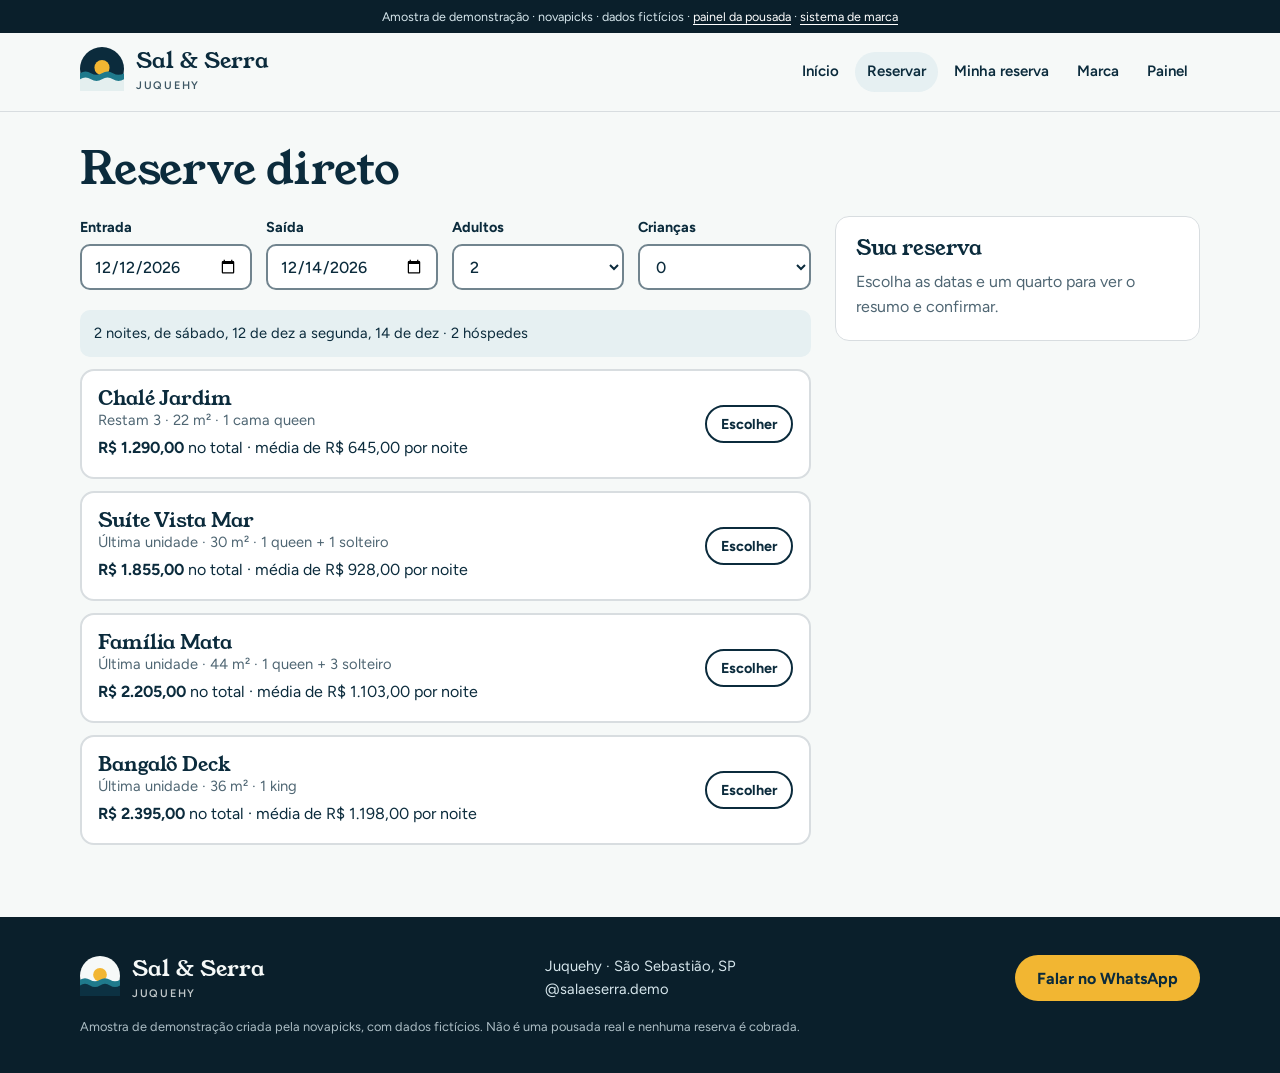
<file: reservar.html>
<!doctype html>
<html lang="pt-BR">
<head>
<meta charset="utf-8">
<meta name="viewport" content="width=device-width, initial-scale=1">
<meta name="description" content="Escolha as datas e reserve direto na Pousada Sal & Serra.">
<meta name="theme-color" content="#0b2b3c">
<title>Reservar · Pousada Sal & Serra</title>
<link rel="stylesheet" href="https://fonts.googleapis.com/css2?family=Figtree:wght@400;500;600;700;800&family=Young+Serif&display=swap">
<link rel="stylesheet" href="css/estilo.css">
</head>
<body>
<a class="pular" href="#conteudo">Pular para o conteúdo</a>
<div id="topo" data-atual="reservar.html"></div>
<main id="conteudo" class="wrap pagina" tabindex="-1">
  <div id="fluxo">
    <h1 style="font-size:clamp(1.9rem,4.6vw,2.8rem)">Reserve direto</h1>
    <div class="dois" style="margin-top:22px">
      <div>
        <form id="busca" novalidate aria-label="Datas e hóspedes">
          <div class="grade-campos">
            <div><label for="ci" style="margin-top:0">Entrada</label><input type="date" id="ci" required></div>
            <div><label for="co" style="margin-top:0">Saída</label><input type="date" id="co" required></div>
            <div><label for="ad" style="margin-top:0">Adultos</label><select id="ad"><option>1</option><option>2</option><option>3</option><option>4</option><option>5</option></select></div>
            <div><label for="cr" style="margin-top:0">Crianças</label><select id="cr"><option>0</option><option>1</option><option>2</option><option>3</option></select></div>
          </div>
          <p class="erro" id="erro-busca" role="alert" hidden></p>
        </form>
        <div id="opcoes" style="display:grid;gap:12px;margin-top:20px" aria-live="polite"></div>
      </div>
      <aside class="lateral" id="lateral" aria-label="Resumo da reserva"></aside>
    </div>
  </div>
  <div id="ok" class="confirmado" hidden tabindex="-1" aria-live="polite"></div>
</main>
<div id="rodape"></div>
<script src="js/dados.js"></script>
<script src="js/marca.js"></script>
<script src="js/reservas.js"></script>
<script src="js/layout.js"></script>
<script>
(function () {
  "use strict";
  var R = window.Reservas, M = window.MARCA, $ = function (s) { return document.querySelector(s); }, esc = Marca.esc;
  var q = new URLSearchParams(location.search);
  var s = { ci: q.get("ci") || R.soma(R.hoje(), 7), co: q.get("co") || R.soma(R.hoje(), 9), ad: Number(q.get("ad")) || 2, cr: Number(q.get("cr")) || 0, quartoId: "" };
  $("#ci").min = R.hoje(); $("#ci").value = s.ci; $("#co").value = s.co; $("#ad").value = String(s.ad); $("#cr").value = String(s.cr);

  function ler() { s.ci = $("#ci").value; s.co = $("#co").value; s.ad = Number($("#ad").value); s.cr = Number($("#cr").value); }
  function mascara(v) {
    var d = R.soDigitos(v).slice(0, 11), k = d.length > 10 ? 7 : 6;
    return d.length > 6 ? "(" + d.slice(0, 2) + ") " + d.slice(2, k) + "-" + d.slice(k) : d.length > 2 ? "(" + d.slice(0, 2) + ") " + d.slice(2) : d;
  }

  function opcoes() {
    var err = R.validar(s.ci, s.co, s.ad, s.cr), e = $("#erro-busca"), box = $("#opcoes");
    e.hidden = !err; e.textContent = err;
    if (err) { box.innerHTML = ""; lateral(); return; }
    $("#co").min = R.soma(s.ci, 1);
    var n = R.noites(s.ci, s.co), hosp = s.ad + s.cr;
    box.innerHTML = '<p class="aviso">' + n + (n > 1 ? " noites" : " noite") + ", de " + R.dataLonga(s.ci) + " a " + R.dataLonga(s.co) + " · " + hosp + (hosp > 1 ? " hóspedes" : " hóspede") + "</p>" +
      R.quartos.map(function (qu) {
        var p = R.preco(qu, s.ci, s.co), liv = R.livres(qu, s.ci, s.co), cabe = qu.cap >= hosp, ok = cabe && liv > 0;
        var info = !cabe ? "Comporta até " + qu.cap + " pessoas" : liv < 1 ? "Esgotado nesse período" : (liv <= 1 ? "Última unidade" : "Restam " + liv) + " · " + qu.area + " m² · " + qu.cama;
        return '<div class="opcao' + (s.quartoId === qu.id ? " ativa" : "") + '"' + (ok ? "" : ' aria-disabled="true"') + '><div><h3>' + esc(qu.nome) + '</h3><p style="color:var(--suave);font-size:.92rem">' + esc(info) + "</p>" +
          (ok ? '<p style="margin-top:4px"><b>' + R.brl(p.total) + "</b> no total · média de " + R.brl(p.media) + " por noite</p>" : "") + "</div>" +
          (ok ? '<button type="button" class="btn ' + (s.quartoId === qu.id ? "btn-primario" : "btn-contorno") + ' btn-pequeno" data-q="' + qu.id + '" aria-pressed="' + (s.quartoId === qu.id) + '">' + (s.quartoId === qu.id ? "Escolhido" : "Escolher") + "</button>" : "") + "</div>";
      }).join("");
    lateral();
  }

  function lateral() {
    var box = $("#lateral"), qu = s.quartoId && R.quarto(s.quartoId);
    if (!qu || R.validar(s.ci, s.co, s.ad, s.cr) || R.livres(qu, s.ci, s.co) < 1) {
      s.quartoId = ""; box.innerHTML = '<h2 style="font-size:1.3rem">Sua reserva</h2><p style="color:var(--suave)">Escolha as datas e um quarto para ver o resumo e confirmar.</p>'; return;
    }
    var p = R.preco(qu, s.ci, s.co);
    box.innerHTML = '<h2 style="font-size:1.3rem">Sua reserva</h2><p><b>' + esc(qu.nome) + "</b><br>" + R.dataLonga(s.ci) + " → " + R.dataLonga(s.co) + "</p>" +
      '<div class="linha-r"><span>' + p.noites + (p.noites > 1 ? " diárias" : " diária") + " (média " + R.brl(p.media) + ")</span><span>" + R.brl(p.total) + "</span></div>" +
      '<div class="linha-r"><span>Café da manhã</span><span>incluso</span></div><div class="linha-r total"><span>Total</span><span>' + R.brl(p.total) + "</span></div>" +
      '<form id="dados" novalidate><label for="nome">Seu nome</label><input type="text" id="nome" autocomplete="name" maxlength="60" required>' +
      '<label for="tel">WhatsApp</label><input type="tel" id="tel" inputmode="tel" autocomplete="tel" placeholder="(12) 99999-9999" maxlength="15" required>' +
      '<label for="obs">Alguma observação? (opcional)</label><textarea id="obs" maxlength="240" placeholder="Horário de chegada, berço, pet..."></textarea>' +
      '<p class="erro" id="erro" role="alert" hidden></p><button class="btn btn-primario" type="submit" style="width:100%;margin-top:14px">Confirmar reserva</button>' +
      '<p style="font-size:.82rem;color:var(--suave);margin-top:10px">Nesta amostra nada é cobrado. Na versão final a pousada envia o Pix do sinal pelo WhatsApp.</p></form>';
    $("#tel").addEventListener("input", function () { this.value = mascara(this.value); });
    $("#dados").addEventListener("submit", enviar);
  }

  function ics(r) {
    var d1 = r.ci.replace(/-/g, ""), d2 = r.co.replace(/-/g, "");
    return ["BEGIN:VCALENDAR", "VERSION:2.0", "PRODID:-//novapicks//pousada//PT-BR", "BEGIN:VEVENT", "UID:" + r.cod + "@pousada", "DTSTAMP:" + d1 + "T120000Z",
      "DTSTART;VALUE=DATE:" + d1, "DTEND;VALUE=DATE:" + d2, "SUMMARY:" + r.quartoNome + " · " + Marca.get().nome, "LOCATION:" + M.endereco, "END:VEVENT", "END:VCALENDAR"].join("\r\n");
  }
  function enviar(ev) {
    ev.preventDefault();
    var nome = $("#nome").value.trim(), tel = R.soDigitos($("#tel").value), er = $("#erro");
    if (nome.length < 2) { er.textContent = "Informe seu nome."; er.hidden = false; $("#nome").focus(); return; }
    if (tel.length < 10) { er.textContent = "Informe um WhatsApp com DDD."; er.hidden = false; $("#tel").focus(); return; }
    var r = R.criar({ quartoId: s.quartoId, ci: s.ci, co: s.co, adultos: s.ad, criancas: s.cr, nome: nome, tel: tel, obs: $("#obs").value.trim() });
    if (!r) { s.quartoId = ""; opcoes(); $("#erro-busca").textContent = "Esse quarto acabou de ser reservado nesse período. Escolha outro."; $("#erro-busca").hidden = false; return; }
    confirmado(r);
  }
  function confirmado(r) {
    var msg = "Olá! Acabei de reservar pelo site: *" + r.quartoNome + "*, " + R.dataLonga(r.ci) + " a " + R.dataLonga(r.co) + " (" + r.noites + " noites), " + R.brl(r.total) + ". Nome: " + r.nome + ". Código " + r.cod + ".";
    $("#fluxo").hidden = true; var ok = $("#ok"); ok.hidden = false;
    ok.innerHTML = '<h1 style="font-size:clamp(1.9rem,4.6vw,2.8rem)">Reserva registrada</h1><p>Guarde o código para consultar ou cancelar. A pousada confirma o sinal pelo WhatsApp.</p>' +
      '<p class="codigo" aria-label="Código ' + r.cod.split("").join(" ") + '">' + esc(r.cod) + "</p>" +
      '<div class="cartao"><div class="linha-r"><span>Quarto</span><b>' + esc(r.quartoNome) + '</b></div><div class="linha-r"><span>Entrada</span><b>' + R.dataLonga(r.ci) + " · a partir das " + R.P.checkin + '</b></div>' +
      '<div class="linha-r"><span>Saída</span><b>' + R.dataLonga(r.co) + " · até " + R.P.checkout + '</b></div><div class="linha-r"><span>Hóspedes</span><b>' + r.adultos + " adulto(s)" + (r.criancas ? ", " + r.criancas + " criança(s)" : "") + '</b></div>' +
      '<div class="linha-r total"><span>Total</span><span>' + R.brl(r.total) + '</span></div></div>' +
      '<div class="acoes"><a class="btn btn-primario" target="_blank" rel="noopener" href="https://wa.me/' + M.whatsapp + "?text=" + encodeURIComponent(msg) + '">Enviar confirmação pelo WhatsApp</a>' +
      '<button class="btn btn-contorno" id="baixar" type="button">Adicionar à agenda</button><a class="btn btn-contorno" href="minha-reserva.html?c=' + r.cod + '">Ver minha reserva</a><a class="btn btn-contorno" href="reservar.html">Nova reserva</a></div>';
    $("#baixar").addEventListener("click", function () {
      var u = URL.createObjectURL(new Blob([ics(r)], { type: "text/calendar" })), l = document.createElement("a");
      l.href = u; l.download = "reserva-" + r.cod + ".ics"; l.click(); setTimeout(function () { URL.revokeObjectURL(u); }, 1000);
    });
    window.scrollTo({ top: 0 }); ok.focus();
  }

  ["ci", "co", "ad", "cr"].forEach(function (id) { $("#" + id).addEventListener("change", function () {
    ler(); if (id === "ci" && s.ci && (!s.co || s.co <= s.ci)) { s.co = R.soma(s.ci, 2); $("#co").value = s.co; } opcoes(); }); });
  $("#opcoes").addEventListener("click", function (e) { var b = e.target.closest("button[data-q]"); if (!b) return; s.quartoId = b.dataset.q; opcoes(); var n = $("#nome"); if (n && window.matchMedia("(max-width:899px)").matches) $("#lateral").scrollIntoView({ block: "start" }); });
  $("#busca").addEventListener("submit", function (e) { e.preventDefault(); });
  opcoes();
})();
</script>
</body>
</html>
</file>
<file: css/estilo.css>
/* Pousada: sistema visual. As cinco cores da marca vêm de js/marca.js (variáveis --mar, --mata, --agua, --sol, --sal);
   tudo aqui deriva delas, então trocar a marca troca o site inteiro. */
:root {
  --mar: #0b2b3c; --mata: #2f6b4f; --agua: #1f7a8c; --sol: #f2b632; --sal: #f6f9f8;
  --texto: var(--mar);
  --suave: color-mix(in srgb, var(--mar) 72%, white);
  --linha: color-mix(in srgb, var(--mar) 16%, white);
  --fundo: var(--sal);
  --painel: #ffffff;
  --brisa: color-mix(in srgb, var(--agua) 11%, white);
  --erro: #a62d2d;
  --f-titulo: "Young Serif", Georgia, "Times New Roman", serif;
  --f-corpo: "Figtree", system-ui, -apple-system, "Segoe UI", sans-serif;
  --raio: 14px;
}
* { box-sizing: border-box; }
html { scroll-behavior: smooth; }
body { margin: 0; background: var(--fundo); color: var(--texto); font: 1rem/1.55 var(--f-corpo); }
img, svg { max-width: 100%; }
h1, h2, h3 { font-family: var(--f-titulo); font-weight: 400; line-height: 1.12; margin: 0; text-wrap: balance; letter-spacing: -.005em; }
h1 { font-size: clamp(2.2rem, 6vw, 4rem); }
h2 { font-size: clamp(1.6rem, 3.6vw, 2.4rem); }
h3 { font-size: 1.25rem; }
p { margin: 0; }
a { color: inherit; }
:focus-visible { outline: 3px solid var(--sol); outline-offset: 3px; box-shadow: 0 0 0 5px var(--mar); }
.pular { position: absolute; left: -999px; top: 8px; background: var(--sol); color: var(--mar); padding: 8px 14px; border-radius: 8px; z-index: 50; font-weight: 600; }
.pular:focus { left: 8px; }
.sr { position: absolute; width: 1px; height: 1px; overflow: hidden; clip: rect(0 0 0 0); white-space: nowrap; }
.wrap { width: min(1120px, 100% - 32px); margin-inline: auto; }

/* faixa de demonstração */
.selo-demo { background: #0a1f2b; color: #d6e6ec; font-size: .78rem; padding: 7px 16px; text-align: center; }
.selo-demo a { color: #fff; text-underline-offset: 3px; }

/* logotipo */
.logo { display: inline-flex; align-items: center; gap: 12px; text-decoration: none; }
.logo .selo { flex: none; }
.logo-txt { display: grid; line-height: 1.05; }
.logo-txt b { font: 400 1.35rem var(--f-titulo); }
.logo-txt small { font: 600 .68rem var(--f-corpo); letter-spacing: .16em; text-transform: uppercase; opacity: .78; margin-top: 3px; }
.logo-neg { color: var(--sal); }

/* topo */
.topo { position: sticky; top: 0; z-index: 20; background: color-mix(in srgb, var(--sal) 94%, transparent); backdrop-filter: blur(8px); border-bottom: 1px solid var(--linha); }
.topo-int { display: flex; align-items: center; gap: 16px; padding-block: 12px; flex-wrap: wrap; }
.topo nav { margin-left: auto; display: flex; gap: 4px; flex-wrap: wrap; align-items: center; }
.topo nav a { text-decoration: none; padding: 8px 12px; border-radius: 999px; font-weight: 600; font-size: .94rem; }
.topo nav a:hover { background: var(--brisa); }
.topo nav a[aria-current="page"] { background: var(--brisa); }

/* botões e campos */
.btn { display: inline-flex; align-items: center; justify-content: center; gap: 8px; min-height: 46px; padding: 10px 20px; border-radius: 999px; border: 2px solid transparent; font: 700 1rem var(--f-corpo); text-decoration: none; cursor: pointer; transition: transform .15s, background .15s; }
.btn:hover { transform: translateY(-1px); }
.btn-primario { background: var(--mata); color: #fff; }
.btn-primario:hover { background: color-mix(in srgb, var(--mata) 86%, black); }
.btn-sol { background: var(--sol); color: var(--mar); }
.btn-contorno { background: transparent; color: var(--mar); border-color: var(--mar); }
.btn-contorno:hover { background: var(--brisa); }
.btn-pequeno { min-height: 38px; padding: 6px 14px; font-size: .9rem; }
.btn[disabled] { opacity: .5; cursor: not-allowed; transform: none; }
label { display: block; font-weight: 700; font-size: .9rem; margin: 14px 0 6px; }
input, select, textarea { width: 100%; min-height: 46px; font: 500 1rem var(--f-corpo); color: var(--mar); background: #fff; border: 2px solid color-mix(in srgb, var(--mar) 58%, white); border-radius: 10px; padding: 9px 12px; }
textarea { min-height: 84px; resize: vertical; }
input[type=color] { padding: 3px; min-height: 46px; }
input[type=checkbox], input[type=radio] { width: auto; min-height: 0; }
.erro { color: var(--erro); font-weight: 600; margin-top: 10px; }
.aviso { background: var(--brisa); border-radius: 10px; padding: 12px 14px; font-size: .92rem; }

/* hero */
.hero { position: relative; background: linear-gradient(180deg, var(--mar) 0%, color-mix(in srgb, var(--mar) 55%, var(--agua)) 62%, var(--agua) 100%); color: #fff; overflow: hidden; }
.hero-int { position: relative; z-index: 2; padding-block: clamp(48px, 9vw, 110px) clamp(150px, 22vw, 260px); display: grid; gap: 18px; max-width: 760px; }
.hero .sobre { font: 700 .78rem var(--f-corpo); letter-spacing: .18em; text-transform: uppercase; color: var(--sol); }
.hero p.lead { font-size: 1.15rem; max-width: 52ch; color: #e6f1f4; }
.hero-arte { position: absolute; inset: auto 0 0 0; z-index: 1; width: 100%; height: auto; display: block; }
.sol-hero { position: absolute; z-index: 1; right: 12%; bottom: 26%; width: clamp(90px, 14vw, 180px); aspect-ratio: 1; border-radius: 50%; background: var(--sol); box-shadow: 0 0 0 28px color-mix(in srgb, var(--sol) 18%, transparent), 0 0 0 64px color-mix(in srgb, var(--sol) 9%, transparent); }

/* busca de datas (card flutuante) */
.busca { position: relative; z-index: 5; margin-top: -86px; background: var(--painel); border-radius: 20px; padding: 22px; box-shadow: 0 20px 50px color-mix(in srgb, var(--mar) 22%, transparent); display: grid; gap: 14px; grid-template-columns: repeat(auto-fit, minmax(150px, 1fr)); align-items: end; }
.busca label { margin-top: 0; }
.busca .btn { width: 100%; }

/* seções */
.secao { padding-block: clamp(48px, 8vw, 96px); }
.secao-cab { display: grid; gap: 10px; margin-bottom: 30px; max-width: 62ch; }
.secao-cab .sobre { font: 700 .78rem var(--f-corpo); letter-spacing: .16em; text-transform: uppercase; color: var(--mata); }
.secao-cab p { color: var(--suave); }
.quartos { display: grid; grid-template-columns: repeat(auto-fit, minmax(250px, 1fr)); gap: 20px; }
.quarto { background: var(--painel); border: 1px solid var(--linha); border-radius: var(--raio); overflow: hidden; display: grid; grid-template-rows: auto 1fr; }
.quarto-arte { height: 138px; position: relative; background: linear-gradient(160deg, var(--agua), var(--mata)); }
.quarto-arte svg { position: absolute; inset: 0; width: 100%; height: 100%; }
.quarto-corpo { padding: 18px; display: grid; gap: 10px; align-content: start; }
.quarto-corpo .meta { color: var(--suave); font-size: .9rem; }
.chips { display: flex; flex-wrap: wrap; gap: 6px; }
.chip { background: var(--brisa); border-radius: 999px; padding: 3px 10px; font-size: .8rem; font-weight: 600; }
.preco { font: 400 1.5rem var(--f-titulo); }
.preco small { font: 500 .8rem var(--f-corpo); color: var(--suave); }

.faixa { background: var(--mar); color: #fff; }
.faixa-int { padding-block: clamp(36px, 6vw, 64px); display: grid; gap: 28px; grid-template-columns: repeat(auto-fit, minmax(210px, 1fr)); }
.faixa h3 { color: var(--sol); margin-bottom: 6px; }
.faixa p { color: #d6e6ec; font-size: .95rem; }
.passos-resumo { display: grid; gap: 18px; grid-template-columns: repeat(auto-fit, minmax(220px, 1fr)); }
.cartao { background: var(--painel); border: 1px solid var(--linha); border-radius: var(--raio); padding: 20px; display: grid; gap: 8px; align-content: start; }
details.faq { border-top: 1px solid var(--linha); padding-block: 14px; }
details.faq summary { cursor: pointer; font-weight: 700; }
details.faq p { margin-top: 8px; color: var(--suave); }
.rodape { background: #0a1f2b; color: #d6e6ec; padding-block: 36px; font-size: .92rem; }
.rodape-int { display: flex; gap: 24px; flex-wrap: wrap; align-items: center; justify-content: space-between; }
.nota-demo { font-size: .8rem; opacity: .8; margin-top: 14px; }

/* reservar */
.pagina { padding-block: 32px 72px; }
.dois { display: grid; gap: 24px; grid-template-columns: minmax(0, 1fr); }
@media (min-width: 900px) { .dois { grid-template-columns: minmax(0, 2fr) minmax(0, 1fr); align-items: start; } }
.grade-campos { display: grid; gap: 12px 14px; grid-template-columns: repeat(auto-fit, minmax(140px, 1fr)); }
.opcao { background: var(--painel); border: 2px solid var(--linha); border-radius: var(--raio); padding: 16px; display: grid; gap: 8px; grid-template-columns: minmax(0, 1fr) auto; align-items: center; }
.opcao[aria-disabled="true"] { opacity: .55; }
.opcao.ativa { border-color: var(--mata); background: color-mix(in srgb, var(--mata) 6%, white); }
.lateral { position: sticky; top: 84px; background: var(--painel); border: 1px solid var(--linha); border-radius: var(--raio); padding: 20px; display: grid; gap: 10px; }
.linha-r { display: flex; justify-content: space-between; gap: 12px; font-size: .95rem; }
.linha-r.total { border-top: 1px solid var(--linha); padding-top: 10px; font-weight: 800; font-size: 1.1rem; }
.codigo { font: 400 2.4rem var(--f-titulo); letter-spacing: .22em; text-align: center; background: var(--brisa); border-radius: 12px; padding: 14px; }
.confirmado { display: grid; gap: 16px; max-width: 620px; }
.acoes { display: flex; gap: 10px; flex-wrap: wrap; }

/* painel */
.tabela-rolar { overflow-x: auto; border: 1px solid var(--linha); border-radius: var(--raio); background: var(--painel); }
table { border-collapse: collapse; width: 100%; font-size: .9rem; }
th, td { padding: 9px 10px; border-bottom: 1px solid var(--linha); text-align: left; white-space: nowrap; }
th { background: var(--brisa); font-size: .78rem; text-transform: uppercase; letter-spacing: .06em; }
td.cel { text-align: center; font-weight: 700; min-width: 56px; }
td.l0 { background: color-mix(in srgb, var(--mata) 10%, white); }
td.l1 { background: color-mix(in srgb, var(--sol) 40%, white); }
td.l2 { background: color-mix(in srgb, var(--sol) 78%, white); }
td.lx { background: var(--mar); color: #fff; }
.estado { display: inline-block; padding: 2px 9px; border-radius: 999px; font-size: .78rem; font-weight: 700; background: var(--brisa); }
.estado.hospedada { background: var(--mata); color: #fff; }
.estado.cancelada { background: #f1d8d8; color: #7a1d1d; }
.estado.concluida { background: #e3e8ec; }

/* marca */
.amostras { display: grid; gap: 16px; grid-template-columns: repeat(auto-fit, minmax(220px, 1fr)); }
.amostra { border: 1px solid var(--linha); border-radius: var(--raio); overflow: hidden; background: var(--painel); }
.amostra-topo { padding: 28px 18px; display: grid; place-items: center; min-height: 130px; }
.amostra-info { padding: 12px 14px; font-size: .86rem; display: grid; gap: 2px; border-top: 1px solid var(--linha); }
.cor { height: 96px; display: flex; align-items: end; padding: 10px 12px; font-weight: 700; box-shadow: inset 0 -1px 0 var(--linha); }
.cor small { font-weight: 600; opacity: .9; }
.tipo-amostra { background: var(--painel); border: 1px solid var(--linha); border-radius: var(--raio); padding: 22px; }
.tipo-amostra .grande { font: 400 clamp(2rem, 5vw, 3.2rem) var(--f-titulo); line-height: 1.05; }
.preset { display: grid; gap: 8px; text-align: left; background: var(--painel); border: 2px solid var(--linha); border-radius: var(--raio); padding: 12px; cursor: pointer; font: inherit; color: inherit; }
.preset[aria-pressed="true"] { border-color: var(--mata); }
.faixa-cores { display: flex; height: 28px; border-radius: 8px; overflow: hidden; }
.faixa-cores i { flex: 1; }
canvas.post { width: min(100%, 420px); height: auto; border-radius: 12px; border: 1px solid var(--linha); }
.placa { background: #fff; color: #111; border: 2px solid #111; border-radius: 12px; padding: 22px; width: min(100%, 320px); display: grid; gap: 8px; text-align: center; justify-items: center; }
.placa .qr { width: 160px; height: 160px; }
@media print { .nao-imprimir, .topo, .selo-demo, .rodape { display: none !important; } }
@media (prefers-reduced-motion: reduce) { * { transition: none !important; animation: none !important; scroll-behavior: auto !important; } }
@media (max-width: 560px) { .topo nav { margin-left: 0; width: 100%; } .busca { margin-top: -56px; padding: 16px; } }
</file>
